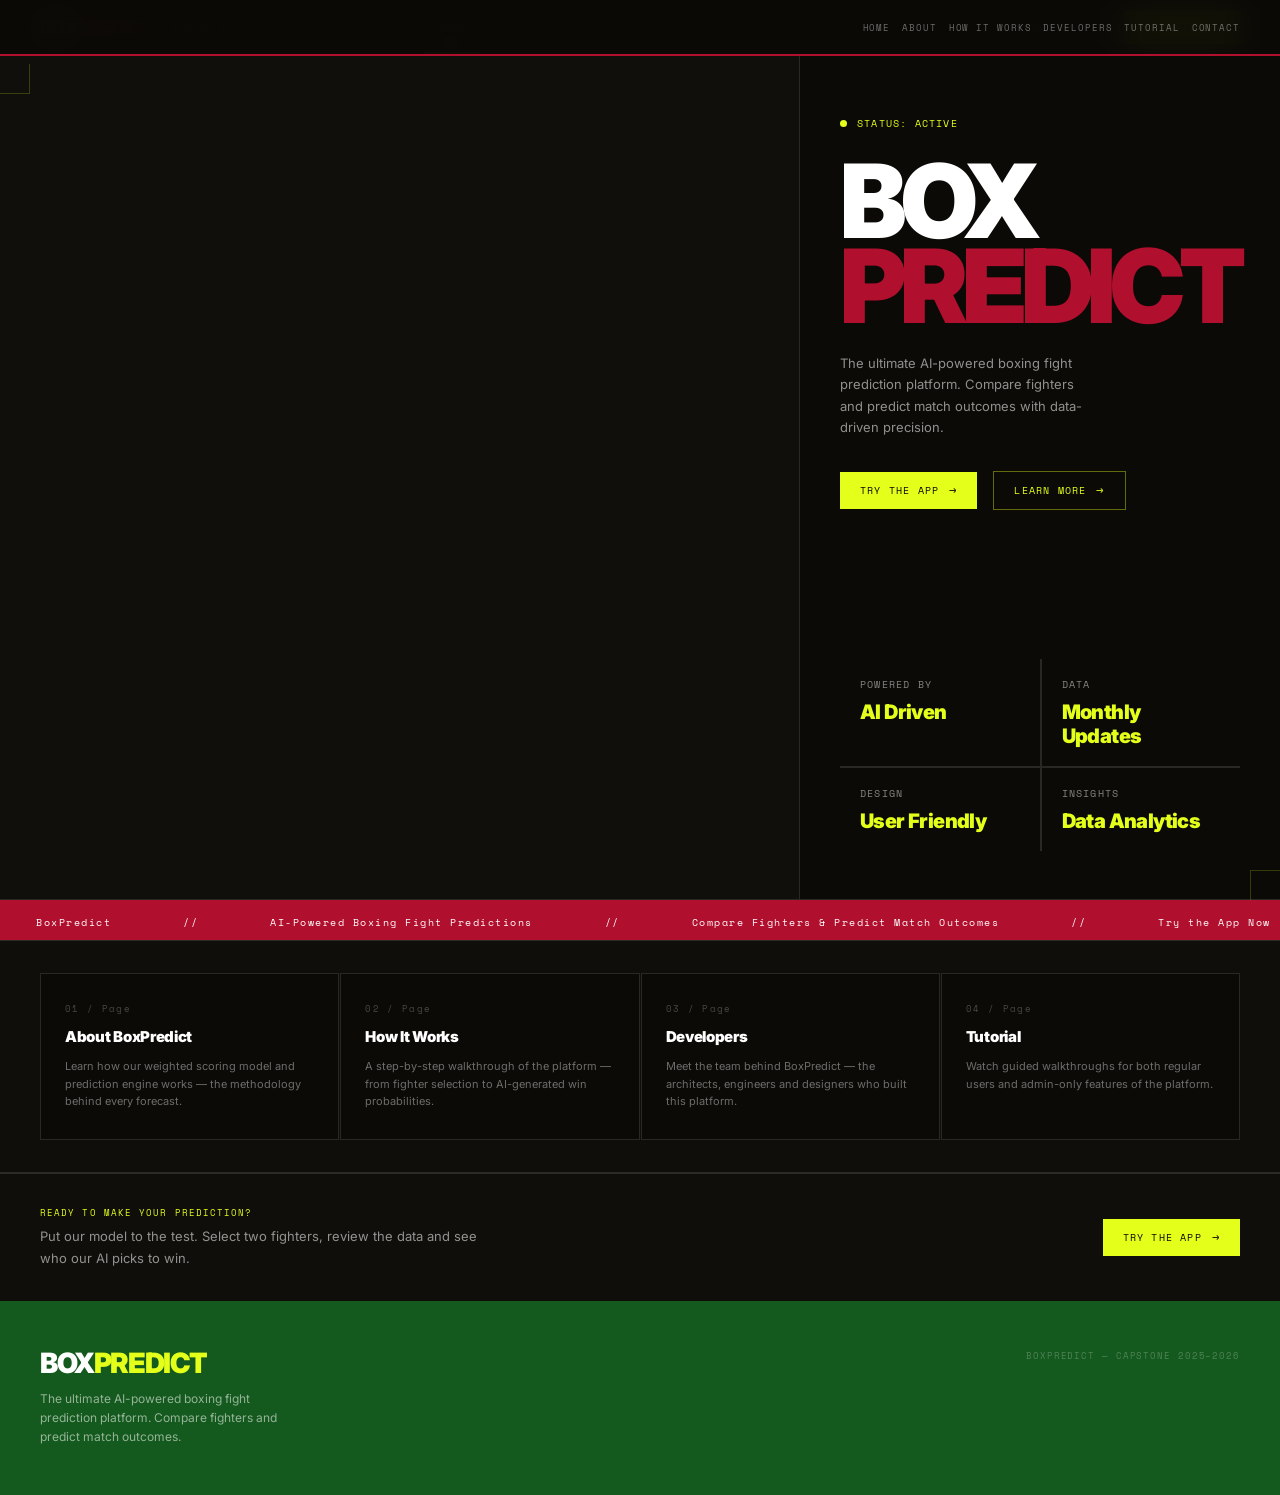
<file: index.html>
<!DOCTYPE html>
<html lang="en">
<head>
<meta charset="UTF-8">
<meta name="viewport" content="width=device-width, initial-scale=1.0">
<title>BoxPredict — AI-Powered Boxing Fight Predictions</title>
<link rel="preconnect" href="https://fonts.googleapis.com">
<link rel="preconnect" href="https://fonts.gstatic.com" crossorigin>
<link href="https://fonts.googleapis.com/css2?family=Inter:wght@400;700;900&family=Space+Mono:wght@400;700&display=swap" rel="stylesheet">
<link rel="stylesheet" href="styles.css">
</head>
<body>

<div class="corn corn-tl"></div>
<div class="corn corn-br"></div>

<nav>
  <div style="display:flex;align-items:center;gap:0;flex-shrink:0;">
    <a class="nav-logo" href="index.html">BOX<em>PREDICT</em></a>
    <span class="nav-brand-label">BoxPredict</span>
  </div>
  <ul class="nav-links">
    <li><a href="index.html" class="active">Home</a></li>
    <li><a href="about.html">About</a></li>
    <li><a href="howitworks.html">How It Works</a></li>
    <li><a href="developers.html">Developers</a></li>
    <li><a href="tutorial.html">Tutorial</a></li>
    
  </ul>
  <div style="display:flex;gap:10px;align-items:center;flex-shrink:0;">
    <button class="nav-contact-btn" onclick="openModal()">Contact Us</button>
    <a href="https://v0-boxing-ai.vercel.app" target="_blank" rel="noopener" class="nav-try">Try the App</a>
  </div>
</nav>

<section id="home">
  <div class="hero-img"><div class="hero-overlay"></div></div>
  <div class="hero-content">
    <div>
      <div class="live-row">
        <div class="live-dot"></div>
        <span class="mono" style="color:var(--volt);">Status: Active</span>
      </div>
      <h1 class="hero-title">BOX<br><em>PREDICT</em></h1>
      <p class="hero-desc">The ultimate AI-powered boxing fight prediction platform. Compare fighters and predict match outcomes with data-driven precision.</p>
      <div class="hero-cta-row">
        <a href="https://v0-boxing-ai.vercel.app" target="_blank" rel="noopener" class="try-app">Try the App</a>
        <a href="about.html" class="try-app-ghost">Learn More</a>
      </div>
    </div>
    <div>
      <div class="stat-grid">
        <div class="stat-box">
          <div class="mono" style="margin-bottom:8px;">Powered By</div>
          <div class="stat-val">AI Driven</div>
        </div>
        <div class="stat-box" style="border-left:1px solid var(--border);">
          <div class="mono" style="margin-bottom:8px;">Data</div>
          <div class="stat-val">Monthly Updates</div>
        </div>
        <div class="stat-box" style="border-top:1px solid var(--border);">
          <div class="mono" style="margin-bottom:8px;">Design</div>
          <div class="stat-val">User Friendly</div>
        </div>
        <div class="stat-box" style="border-left:1px solid var(--border);border-top:1px solid var(--border);">
          <div class="mono" style="margin-bottom:8px;">Insights</div>
          <div class="stat-val">Data Analytics</div>
        </div>
      </div>
    </div>
  </div>
</section>

<div class="ticker">
  <div class="ticker-inner">
    <span>BoxPredict</span><span>//</span><span>AI-Powered Boxing Fight Predictions</span><span>//</span><span>Compare Fighters &amp; Predict Match Outcomes</span><span>//</span><span>Try the App Now</span><span>//</span><span>Capstone 2025–2026</span><span>//</span>
    <span>BoxPredict</span><span>//</span><span>AI-Powered Boxing Fight Predictions</span><span>//</span><span>Compare Fighters &amp; Predict Match Outcomes</span><span>//</span><span>Try the App Now</span><span>//</span><span>Capstone 2025–2026</span><span>//</span>
  </div>
</div>

<div class="page-nav-strip">
  <a href="about.html" class="page-nav-card">
    <div class="pnc-num">01 / Page</div>
    <div class="pnc-title">About BoxPredict</div>
    <div class="pnc-desc">Learn how our weighted scoring model and prediction engine works — the methodology behind every forecast.</div>
  </a>
  <a href="howitworks.html" class="page-nav-card">
    <div class="pnc-num">02 / Page</div>
    <div class="pnc-title">How It Works</div>
    <div class="pnc-desc">A step-by-step walkthrough of the platform — from fighter selection to AI-generated win probabilities.</div>
  </a>
  <a href="developers.html" class="page-nav-card">
    <div class="pnc-num">03 / Page</div>
    <div class="pnc-title">Developers</div>
    <div class="pnc-desc">Meet the team behind BoxPredict — the architects, engineers and designers who built this platform.</div>
  </a>
  <a href="tutorial.html" class="page-nav-card">
    <div class="pnc-num">04 / Page</div>
    <div class="pnc-title">Tutorial</div>
    <div class="pnc-desc">Watch guided walkthroughs for both regular users and admin-only features of the platform.</div>
  </a>
</div>


<div class="about-cta-strip">
  <div>
    <div class="volt-label" style="margin-bottom:6px;">Ready to make your prediction?</div>
    <p class="body-text" style="max-width:440px;">Put our model to the test. Select two fighters, review the data and see who our AI picks to win.</p>
  </div>
  <a href="https://v0-boxing-ai.vercel.app" target="_blank" rel="noopener" class="try-app">Try the App</a>
</div>

<footer>
  <div>
    <div class="foot-logo">BOX<em>PREDICT</em></div>
    <p class="foot-tagline">The ultimate AI-powered boxing fight prediction platform. Compare fighters and predict match outcomes.</p>
  </div>
  <div class="foot-right">
    <nav class="foot-nav">
      <a href="index.html">Home</a>
      <a href="about.html">About</a>
      <a href="howitworks.html">How It Works</a>
      <a href="developers.html">Developers</a>
      <a href="tutorial.html">Tutorial</a>
      <a href="#" onclick="openModal();return false;">Contact</a>
    </nav>
    <p class="foot-copy">BoxPredict — Capstone 2025–2026</p>
  </div>
</footer>

<div class="modal-overlay" id="contactModal" onclick="handleOverlayClick(event)">
  <div class="modal-box">
    <div class="modal-header">
      <div>
        <div class="volt-label" style="margin-bottom:6px;">BoxPredict Team</div>
        <div class="modal-title">Contact Us</div>
      </div>
      <button class="modal-close" onclick="closeModal()">✕</button>
    </div>
    <div class="modal-inner" id="contactFormWrap">
      <div class="modal-body">
        <div class="modal-note">
          <strong>How this works</strong>
          <p>Fill out this form and your message will be sent directly to the BoxPredict team via email. We typically respond within 1–2 business days.</p>
        </div>
        <div class="form-row">
          <div class="form-group"><label>First Name *</label><input type="text" id="fName" placeholder="e.g. John" required></div>
          <div class="form-group"><label>Last Name *</label><input type="text" id="lName" placeholder="e.g. Smith" required></div>
        </div>
        <div class="form-group"><label>Email Address *</label><input type="email" id="fEmail" placeholder="you@example.com" required></div>
        <div class="form-group">
          <label>Reason for Contact</label>
          <select id="fReason">
            <option value="">Select a reason…</option>
            <option>General Enquiry</option><option>Collaboration / Partnership</option><option>Bug Report</option><option>Data / Fighter Request</option><option>Media &amp; Press</option><option>Other</option>
          </select>
        </div>
        <div class="form-group"><label>Message *</label><textarea id="fMessage" rows="5" placeholder="Tell us what's on your mind…" required></textarea></div>
        <button class="form-submit" id="submitBtn" onclick="handleSubmit()">Send Message →</button>
      </div>
      <div class="modal-contact-info">
        <h4>Our Details</h4>
        <div class="contact-info-item">
          <div class="contact-info-icon">📍</div>
          <div><div class="contact-info-label">Location</div><div class="contact-info-value">Kingston, Jamaica</div></div>
        </div>
        <div class="contact-info-item">
          <div class="contact-info-icon">✉️</div>
          <div><div class="contact-info-label">Email</div><div class="contact-info-value">capstoneboxing@gmail.com</div></div>
        </div>
        <div class="contact-info-item">
          <div class="contact-info-icon">🕒</div>
          <div><div class="contact-info-label">Response Hours</div><div class="contact-info-value">Mon – Fri: 9 AM – 6 PM<br>Weekends: Limited</div></div>
        </div>
        <div style="border-top:1px solid var(--border);margin:20px 0;"></div>
        <div class="volt-label" style="margin-bottom:10px;">Response Time</div>
        <p style="font-size:11px;line-height:1.6;color:rgba(254,255,254,.4);">We aim to reply to all enquiries within 1–2 business days. For urgent matters, email us directly at capstoneboxing@gmail.com.</p>
      </div>
    </div>
    <div class="form-success" id="successMsg">
      <div class="form-success-icon">✓</div>
      <h3>Message Sent!</h3>
      <p>Thanks for reaching out. Your message has been sent to the BoxPredict team. We'll be in touch soon.</p>
      <button class="try-app" style="margin-top:12px;" onclick="closeModal()">Close</button>
    </div>
  </div>
</div>

<script>
function openModal(){document.getElementById('contactModal').classList.add('open');document.body.style.overflow='hidden';}
function closeModal(){document.getElementById('contactModal').classList.remove('open');document.body.style.overflow='';setTimeout(()=>{const wrap=document.getElementById('contactFormWrap');wrap.style.display='grid';document.getElementById('successMsg').style.display='none';['fName','fEmail','fMessage'].forEach(id=>document.getElementById(id).value='');document.getElementById('lName').value='';document.getElementById('fReason').value='';const btn=document.getElementById('submitBtn');btn.disabled=false;btn.textContent='Send Message →';},300);}
function handleOverlayClick(e){if(e.target===document.getElementById('contactModal'))closeModal();}
function handleSubmit(){const firstName=document.getElementById('fName').value.trim();const lastName=document.getElementById('lName').value.trim();const email=document.getElementById('fEmail').value.trim();const reason=document.getElementById('fReason').value;const message=document.getElementById('fMessage').value.trim();if(!firstName||!lastName||!email||!message){alert('Please fill in all required fields (marked with *).'); return;}if(!/^[^\s@]+@[^\s@]+\.[^\s@]+$/.test(email)){alert('Please enter a valid email address.');return;}const btn=document.getElementById('submitBtn');btn.disabled=true;btn.textContent='Sending…';const subject=encodeURIComponent('BoxPredict Enquiry'+(reason?' — '+reason:''));const body=encodeURIComponent('Name: '+firstName+' '+lastName+'\nEmail: '+email+'\nReason: '+(reason||'Not specified')+'\n\nMessage:\n'+message);window.location.href='mailto:boxpredict.team@gmail.com?subject='+subject+'&body='+body;setTimeout(()=>{document.getElementById('contactFormWrap').style.display='none';const s=document.getElementById('successMsg');s.style.display='flex';},800);}
document.addEventListener('keydown',e=>{if(e.key==='Escape')closeModal();});
</script>
</body>
</html>
</file>
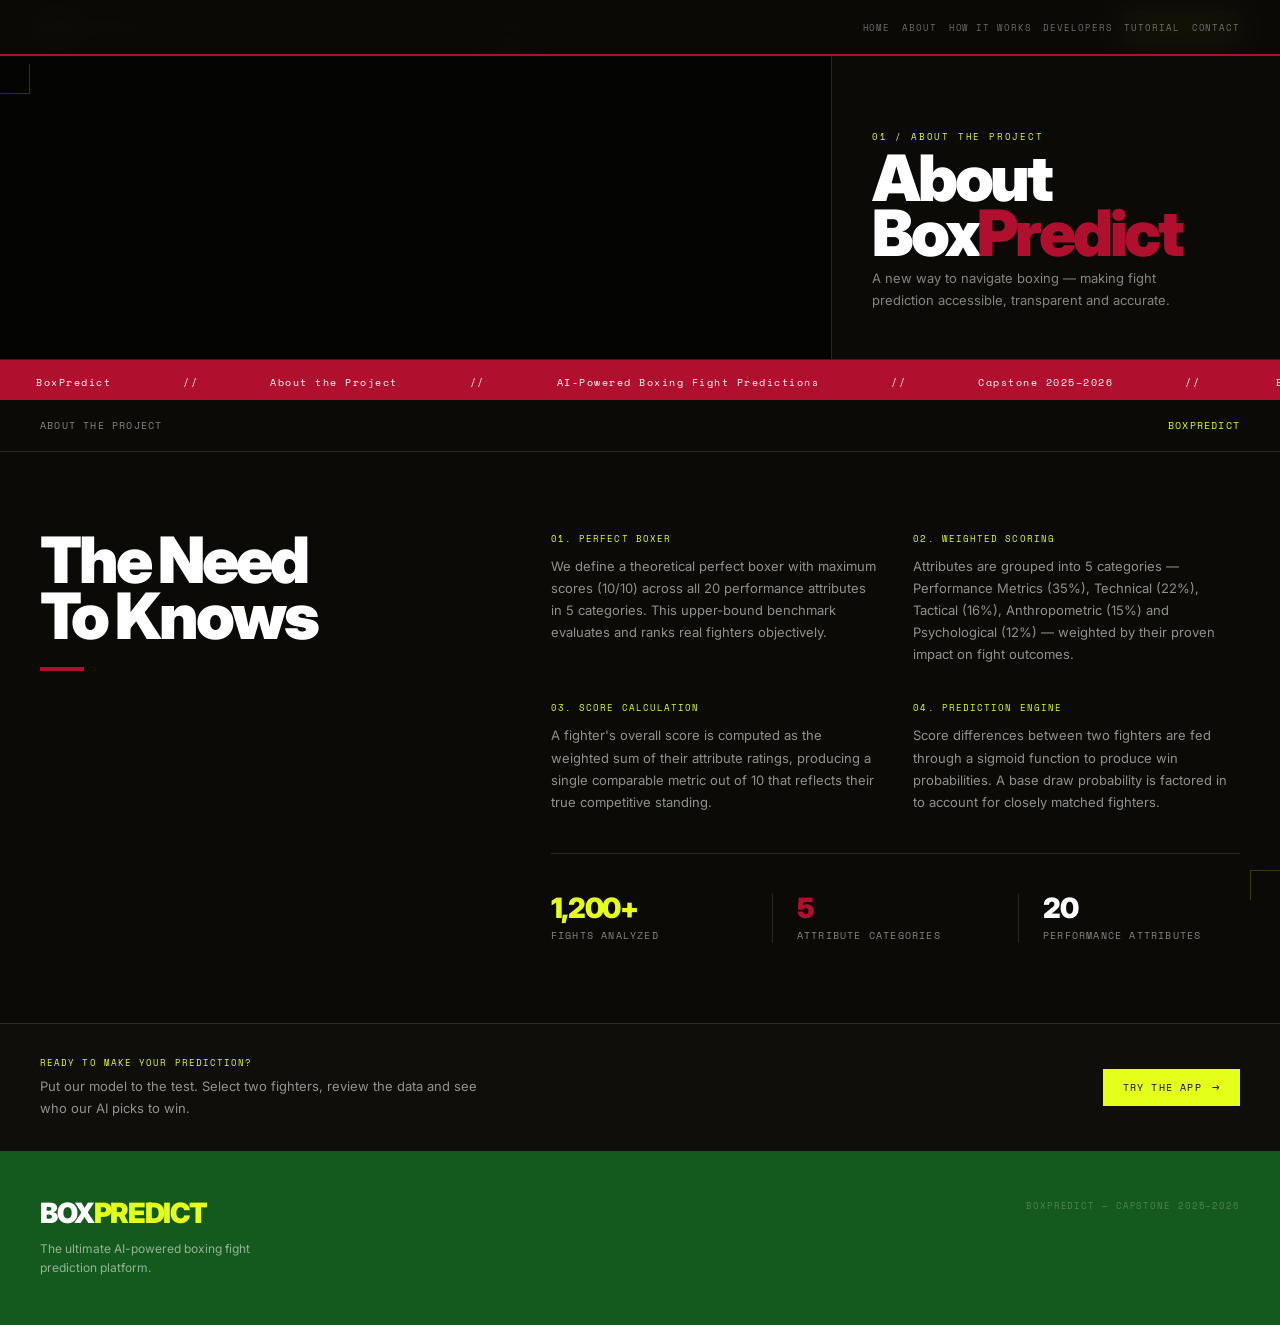
<file: about.html>
<!DOCTYPE html>
<html lang="en">
<head>
<meta charset="UTF-8">
<meta name="viewport" content="width=device-width, initial-scale=1.0">
<title>BoxPredict — About</title>
<link rel="preconnect" href="https://fonts.googleapis.com">
<link rel="preconnect" href="https://fonts.gstatic.com" crossorigin>
<link href="https://fonts.googleapis.com/css2?family=Inter:wght@400;700;900&family=Space+Mono:wght@400;700&display=swap" rel="stylesheet">
<link rel="stylesheet" href="styles.css">
</head>
<body>
<div class="corn corn-tl"></div>
<div class="corn corn-br"></div>

<nav>
  <div style="display:flex;align-items:center;gap:0;flex-shrink:0;">
    <a class="nav-logo" href="index.html">BOX<em>PREDICT</em></a>
    <span class="nav-brand-label">BoxPredict</span>
  </div>
  <ul class="nav-links">
    <li><a href="index.html">Home</a></li>
    <li><a href="about.html" class="active">About</a></li>
    <li><a href="howitworks.html">How It Works</a></li>
    <li><a href="developers.html">Developers</a></li>
    <li><a href="tutorial.html">Tutorial</a></li>
  </ul>
  <div style="display:flex;gap:10px;align-items:center;flex-shrink:0;">
    <button class="nav-contact-btn" onclick="openModal()">Contact Us</button>
    <a href="https://v0-boxing-ai.vercel.app" target="_blank" rel="noopener" class="nav-try">Try the App</a>
  </div>
</nav>

<div class="page-hero">
  <div class="page-hero-img" style="background-position:center 30%"><div class="page-hero-overlay"></div></div>
  <div class="page-hero-content">
    <div>
      <div class="page-eyebrow">01 / About the Project</div>
      <h1 class="page-title">About<br>Box<em>Predict</em></h1>
      <p class="page-subtitle">A new way to navigate boxing — making fight prediction accessible, transparent and accurate.</p>
    </div>
  </div>
</div>

<div class="ticker">
  <div class="ticker-inner">
    <span>BoxPredict</span><span>//</span><span>About the Project</span><span>//</span><span>AI-Powered Boxing Fight Predictions</span><span>//</span><span>Capstone 2025–2026</span><span>//</span>
    <span>BoxPredict</span><span>//</span><span>About the Project</span><span>//</span><span>AI-Powered Boxing Fight Predictions</span><span>//</span><span>Capstone 2025–2026</span><span>//</span>
  </div>
</div>

<section id="about">
  <div class="sec-header">
    <span class="mono">About the Project</span>
    <span class="mono" style="color:var(--volt);">BoxPredict</span>
  </div>
  <div class="about-grid">
    <div>
      <h2 class="sec-title-lg">The Need<br>To Knows</h2>
      <div class="red-bar"></div>
    </div>
    <div>
      <div class="about-cols">
        <div>
          <div class="volt-label">01. Perfect Boxer</div>
          <p class="body-text">We define a theoretical perfect boxer with maximum scores (10/10) across all 20 performance attributes in 5 categories. This upper-bound benchmark evaluates and ranks real fighters objectively.</p>
        </div>
        <div>
          <div class="volt-label">02. Weighted Scoring</div>
          <p class="body-text">Attributes are grouped into 5 categories — Performance Metrics (35%), Technical (22%), Tactical (16%), Anthropometric (15%) and Psychological (12%) — weighted by their proven impact on fight outcomes.</p>
        </div>
        <div>
          <div class="volt-label">03. Score Calculation</div>
          <p class="body-text">A fighter's overall score is computed as the weighted sum of their attribute ratings, producing a single comparable metric out of 10 that reflects their true competitive standing.</p>
        </div>
        <div>
          <div class="volt-label">04. Prediction Engine</div>
          <p class="body-text">Score differences between two fighters are fed through a sigmoid function to produce win probabilities. A base draw probability is factored in to account for closely matched fighters.</p>
        </div>
      </div>
      <div class="about-stat-row">
        <div class="about-stat">
          <div class="about-stat-val" style="color:var(--volt);">1,200+</div>
          <div class="mono">Fights Analyzed</div>
        </div>
        <div class="about-stat">
          <div class="about-stat-val" style="color:var(--crimson);">5</div>
          <div class="mono">Attribute Categories</div>
        </div>
        <div class="about-stat">
          <div class="about-stat-val">20</div>
          <div class="mono">Performance Attributes</div>
        </div>
      </div>
    </div>
  </div>
</section>


<div class="about-cta-strip">
  <div>
    <div class="volt-label" style="margin-bottom:6px;">Ready to make your prediction?</div>
    <p class="body-text" style="max-width:440px;">Put our model to the test. Select two fighters, review the data and see who our AI picks to win.</p>
  </div>
  <a href="https://v0-boxing-ai.vercel.app" target="_blank" rel="noopener" class="try-app">Try the App</a>
</div>

<footer>
  <div>
    <div class="foot-logo">BOX<em>PREDICT</em></div>
    <p class="foot-tagline">The ultimate AI-powered boxing fight prediction platform.</p>
  </div>
  <div class="foot-right">
    <nav class="foot-nav">
      <a href="index.html">Home</a><a href="about.html">About</a><a href="howitworks.html">How It Works</a><a href="developers.html">Developers</a><a href="tutorial.html">Tutorial</a><a href="#" onclick="openModal();return false;">Contact</a>
    </nav>
    <p class="foot-copy">BoxPredict — Capstone 2025–2026</p>
  </div>
</footer>

<div class="modal-overlay" id="contactModal" onclick="handleOverlayClick(event)">
  <div class="modal-box">
    <div class="modal-header">
      <div><div class="volt-label" style="margin-bottom:6px;">BoxPredict Team</div><div class="modal-title">Contact Us</div></div>
      <button class="modal-close" onclick="closeModal()">✕</button>
    </div>
    <div class="modal-inner" id="contactFormWrap">
      <div class="modal-body">
        <div class="modal-note"><strong>How this works</strong><p>Fill out this form and your message will be sent directly to the BoxPredict team via email. We typically respond within 1–2 business days.</p></div>
        <div class="form-row">
          <div class="form-group"><label>First Name *</label><input type="text" id="fName" placeholder="e.g. John" required></div>
          <div class="form-group"><label>Last Name *</label><input type="text" id="lName" placeholder="e.g. Smith" required></div>
        </div>
        <div class="form-group"><label>Email Address *</label><input type="email" id="fEmail" placeholder="you@example.com" required></div>
        <div class="form-group"><label>Reason for Contact</label><select id="fReason"><option value="">Select a reason…</option><option>General Enquiry</option><option>Collaboration / Partnership</option><option>Bug Report</option><option>Data / Fighter Request</option><option>Media &amp; Press</option><option>Other</option></select></div>
        <div class="form-group"><label>Message *</label><textarea id="fMessage" rows="5" placeholder="Tell us what's on your mind…" required></textarea></div>
        <button class="form-submit" id="submitBtn" onclick="handleSubmit()">Send Message →</button>
      </div>
      <div class="modal-contact-info">
        <h4>Our Details</h4>
        <div class="contact-info-item"><div class="contact-info-icon">📍</div><div><div class="contact-info-label">Location</div><div class="contact-info-value">Kingston, Jamaica</div></div></div>
        <div class="contact-info-item"><div class="contact-info-icon">✉️</div><div><div class="contact-info-label">Email</div><div class="contact-info-value">capstoneboxing@gmail.com</div></div></div>
        <div style="border-top:1px solid var(--border);margin:20px 0;"></div>
    </div>
    <div class="form-success" id="successMsg"><div class="form-success-icon">✓</div><h3>Message Sent!</h3><p>Thanks for reaching out. We'll be in touch soon.</p><button class="try-app" style="margin-top:12px;" onclick="closeModal()">Close</button></div>
  </div>
</div>

<script>
function openModal(){document.getElementById('contactModal').classList.add('open');document.body.style.overflow='hidden';}
function closeModal(){document.getElementById('contactModal').classList.remove('open');document.body.style.overflow='';setTimeout(()=>{const wrap=document.getElementById('contactFormWrap');wrap.style.display='grid';document.getElementById('successMsg').style.display='none';['fName','fEmail','fMessage'].forEach(id=>document.getElementById(id).value='');document.getElementById('lName').value='';document.getElementById('fReason').value='';const btn=document.getElementById('submitBtn');btn.disabled=false;btn.textContent='Send Message →';},300);}
function handleOverlayClick(e){if(e.target===document.getElementById('contactModal'))closeModal();}
function handleSubmit(){const firstName=document.getElementById('fName').value.trim();const lastName=document.getElementById('lName').value.trim();const email=document.getElementById('fEmail').value.trim();const reason=document.getElementById('fReason').value;const message=document.getElementById('fMessage').value.trim();if(!firstName||!lastName||!email||!message){alert('Please fill in all required fields (marked with *).'); return;}if(!/^[^\s@]+@[^\s@]+\.[^\s@]+$/.test(email)){alert('Please enter a valid email address.');return;}const btn=document.getElementById('submitBtn');btn.disabled=true;btn.textContent='Sending…';const subject=encodeURIComponent('BoxPredict Enquiry'+(reason?' — '+reason:''));const body=encodeURIComponent('Name: '+firstName+' '+lastName+'\nEmail: '+email+'\nReason: '+(reason||'Not specified')+'\n\nMessage:\n'+message);window.location.href='mailto:boxpredict.team@gmail.com?subject='+subject+'&body='+body;setTimeout(()=>{document.getElementById('contactFormWrap').style.display='none';const s=document.getElementById('successMsg');s.style.display='flex';},800);}
document.addEventListener('keydown',e=>{if(e.key==='Escape')closeModal();});
</script>
</body>
</html>
</file>
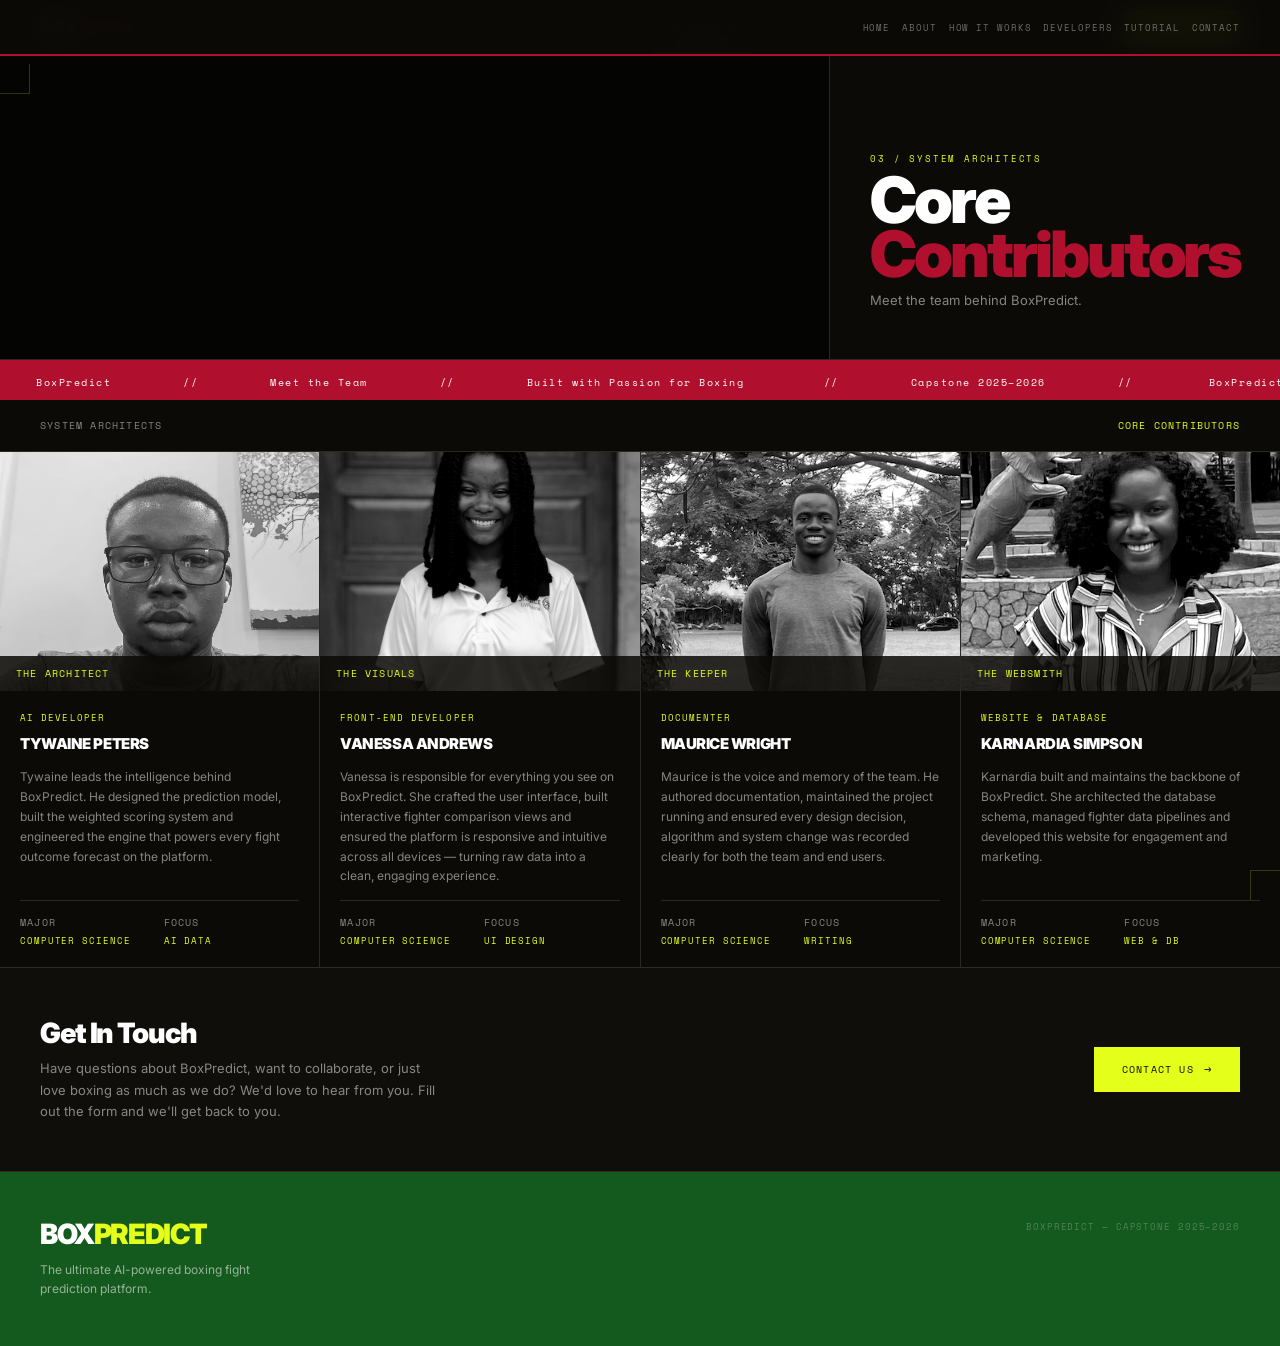
<file: developers.html>
<!DOCTYPE html>
<html lang="en">
<head>
<meta charset="UTF-8">
<meta name="viewport" content="width=device-width, initial-scale=1.0">
<title>BoxPredict — Developers</title>
<link rel="preconnect" href="https://fonts.googleapis.com">
<link rel="preconnect" href="https://fonts.gstatic.com" crossorigin>
<link href="https://fonts.googleapis.com/css2?family=Inter:wght@400;700;900&family=Space+Mono:wght@400;700&display=swap" rel="stylesheet">
<link rel="stylesheet" href="styles.css">
</head>
<body>
<div class="corn corn-tl"></div>
<div class="corn corn-br"></div>

<nav>
  <div style="display:flex;align-items:center;gap:0;flex-shrink:0;">
    <a class="nav-logo" href="index.html">BOX<em>PREDICT</em></a>
    <span class="nav-brand-label">BoxPredict</span>
  </div>
  <ul class="nav-links">
    <li><a href="index.html">Home</a></li>
    <li><a href="about.html">About</a></li>
    <li><a href="howitworks.html">How It Works</a></li>
    <li><a href="developers.html" class="active">Developers</a></li>
    <li><a href="tutorial.html">Tutorial</a></li>
    
  </ul>
  <div style="display:flex;gap:10px;align-items:center;flex-shrink:0;">
    <button class="nav-contact-btn" onclick="openModal()">Contact Us</button>
    <a href="https://v0-boxing-ai.vercel.app" target="_blank" rel="noopener" class="nav-try">Try the App</a>
  </div>
</nav>

<div class="page-hero">
  <div class="page-hero-img" style="background-position:center 40%"><div class="page-hero-overlay"></div></div>
  <div class="page-hero-content">
    <div>
      <div class="page-eyebrow">03 / System Architects</div>
      <h1 class="page-title">Core<br><em>Contributors</em></h1>
      <p class="page-subtitle">Meet the team behind BoxPredict.</p>
    </div>
  </div>
</div>

<div class="ticker">
  <div class="ticker-inner">
    <span>BoxPredict</span><span>//</span><span>Meet the Team</span><span>//</span><span>Built with Passion for Boxing </span><span>//</span><span>Capstone 2025–2026</span><span>//</span>
    <span>BoxPredict</span><span>//</span><span>Meet the Team</span><span>//</span><span>Built with Passion for Boxing </span><span>//</span><span>Capstone 2025–2026</span><span>//</span>
  </div>
</div>

<section id="developers">
  <div class="sec-header">
    <span class="mono">System Architects</span>
    <span class="mono" style="color:var(--volt);">Core Contributors</span>
  </div>
  <div class="dev-grid">
    <div class="dev-card">
      <div class="dev-photo-wrap">
        <img src="Tywaine.jpg" alt="Tywaine Peters">
        <div class="dev-photo-badge"><span class="mono" style="color:var(--volt);">The Architect</span></div>
      </div>
      <div class="dev-info">
        <div class="volt-label">AI Developer</div>
        <div class="dev-name">Tywaine Peters</div>
        <p class="dev-bio">Tywaine leads the intelligence behind BoxPredict. He designed the prediction model, built the weighted scoring system and engineered the engine that powers every fight outcome forecast on the platform.</p>
        <div class="dev-stats">
          <div><div class="mono" style="margin-bottom:4px;">Major</div><div class="dev-sv">Computer Science</div></div>
          <div><div class="mono" style="margin-bottom:4px;">Focus</div><div class="dev-sv">AI Data</div></div>
        </div>
      </div>
    </div>
    <div class="dev-card">
      <div class="dev-photo-wrap">
        <img src="Vanessa.jpg" alt="Vanessa Andrews">
        <div class="dev-photo-badge"><span class="mono" style="color:var(--volt);">The Visuals</span></div>
      </div>
      <div class="dev-info">
        <div class="volt-label">Front-End Developer</div>
        <div class="dev-name">Vanessa Andrews</div>
        <p class="dev-bio">Vanessa is responsible for everything you see on BoxPredict. She crafted the user interface, built interactive fighter comparison views and ensured the platform is responsive and intuitive across all devices — turning raw data into a clean, engaging experience.</p>
        <div class="dev-stats">
          <div><div class="mono" style="margin-bottom:4px;">Major</div><div class="dev-sv">Computer Science</div></div>
          <div><div class="mono" style="margin-bottom:4px;">Focus</div><div class="dev-sv">UI Design</div></div>
        </div>
      </div>
    </div>
    <div class="dev-card">
      <div class="dev-photo-wrap">
        <img src="Maurice.png" alt="Maurice Wright">
        <div class="dev-photo-badge"><span class="mono" style="color:var(--volt);">The Keeper</span></div>
      </div>
      <div class="dev-info">
        <div class="volt-label">Documenter</div>
        <div class="dev-name">Maurice Wright</div>
        <p class="dev-bio">Maurice is the voice and memory of the team. He authored documentation, maintained the project running and ensured every design decision, algorithm and system change was recorded clearly for both the team and end users.</p>
        <div class="dev-stats">
          <div><div class="mono" style="margin-bottom:4px;">Major</div><div class="dev-sv">Computer Science</div></div>
          <div><div class="mono" style="margin-bottom:4px;">Focus</div><div class="dev-sv">Writing</div></div>
        </div>
      </div>
    </div>
    <div class="dev-card">
      <div class="dev-photo-wrap">
        <img src="Karnardia.png" alt="Karnardia Simpson">
        <div class="dev-photo-badge"><span class="mono" style="color:var(--volt);">The Websmith</span></div>
      </div>
      <div class="dev-info">
        <div class="volt-label">Website &amp; Database</div>
        <div class="dev-name">Karnardia Simpson</div>
        <p class="dev-bio">Karnardia built and maintains the backbone of BoxPredict. She architected the database schema, managed fighter data pipelines and developed this website for engagement and marketing.</p>
        <div class="dev-stats">
          <div><div class="mono" style="margin-bottom:4px;">Major</div><div class="dev-sv">Computer Science</div></div>
          <div><div class="mono" style="margin-bottom:4px;">Focus</div><div class="dev-sv">Web &amp; DB</div></div>
        </div>
      </div>
    </div>
  </div>

  <div id="contact-strip">
    <div class="contact-strip-text">
      <h3>Get In Touch</h3>
      <p>Have questions about BoxPredict, want to collaborate, or just love boxing as much as we do? We'd love to hear from you. Fill out the form and we'll get back to you.</p>
    </div>
    <button class="contact-btn-main" onclick="openModal()">Contact Us</button>
  </div>
</section>

<footer>
  <div>
    <div class="foot-logo">BOX<em>PREDICT</em></div>
    <p class="foot-tagline">The ultimate AI-powered boxing fight prediction platform.</p>
  </div>
  <div class="foot-right">
    <nav class="foot-nav">
      <a href="index.html">Home</a><a href="about.html">About</a><a href="howitworks.html">How It Works</a><a href="developers.html">Developers</a><a href="tutorial.html">Tutorial</a><a href="#" onclick="openModal();return false;">Contact</a>
    </nav>
    <p class="foot-copy">BoxPredict — Capstone 2025–2026</p>
  </div>
</footer>

<div class="modal-overlay" id="contactModal" onclick="handleOverlayClick(event)">
  <div class="modal-box">
    <div class="modal-header">
      <div><div class="volt-label" style="margin-bottom:6px;">BoxPredict Team</div><div class="modal-title">Contact Us</div></div>
      <button class="modal-close" onclick="closeModal()">✕</button>
    </div>
    <div class="modal-inner" id="contactFormWrap">
      <div class="modal-body">
        <div class="modal-note"><strong>How this works</strong><p>Fill out this form and your message will be sent directly to the BoxPredict team via email.</p></div>
        <div class="form-row">
          <div class="form-group"><label>First Name *</label><input type="text" id="fName" placeholder="e.g. John" required></div>
          <div class="form-group"><label>Last Name *</label><input type="text" id="lName" placeholder="e.g. Smith" required></div>
        </div>
        <div class="form-group"><label>Email Address *</label><input type="email" id="fEmail" placeholder="you@example.com" required></div>
        <div class="form-group"><label>Reason for Contact</label><select id="fReason"><option value="">Select a reason…</option><option>General Enquiry</option><option>Collaboration / Partnership</option><option>Bug Report</option><option>Data / Fighter Request</option><option>Media &amp; Press</option><option>Other</option></select></div>
        <div class="form-group"><label>Message *</label><textarea id="fMessage" rows="5" placeholder="Tell us what's on your mind…" required></textarea></div>
        <button class="form-submit" id="submitBtn" onclick="handleSubmit()">Send Message →</button>
      </div>
      <div class="modal-contact-info">
        <h4>Our Details</h4>
        <div class="contact-info-item"><div class="contact-info-icon">📍</div><div><div class="contact-info-label">Location</div><div class="contact-info-value">Kingston, Jamaica</div></div></div>
        <div class="contact-info-item"><div class="contact-info-icon">✉️</div><div><div class="contact-info-label">Email</div><div class="contact-info-value">capstoneboxing@gmail.com</div></div></div>
        <div class="contact-info-item"><div class="contact-info-icon">🕒</div><div><div class="contact-info-label">Response Hours</div><div class="contact-info-value">Mon – Fri: 9 AM – 6 PM<br>Weekends: Limited</div></div></div>
        <div style="border-top:1px solid var(--border);margin:20px 0;"></div>
        <div class="volt-label" style="margin-bottom:10px;">Response Time</div>
        <p style="font-size:11px;line-height:1.6;color:rgba(254,255,254,.4);">We aim to reply within 1–2 business days.</p>
      </div>
    </div>
    <div class="form-success" id="successMsg"><div class="form-success-icon">✓</div><h3>Message Sent!</h3><p>Thanks for reaching out. We'll be in touch soon.</p><button class="try-app" style="margin-top:12px;" onclick="closeModal()">Close</button></div>
  </div>
</div>

<script>
function openModal(){document.getElementById('contactModal').classList.add('open');document.body.style.overflow='hidden';}
function closeModal(){document.getElementById('contactModal').classList.remove('open');document.body.style.overflow='';setTimeout(()=>{const wrap=document.getElementById('contactFormWrap');wrap.style.display='grid';document.getElementById('successMsg').style.display='none';['fName','fEmail','fMessage'].forEach(id=>document.getElementById(id).value='');document.getElementById('lName').value='';document.getElementById('fReason').value='';const btn=document.getElementById('submitBtn');btn.disabled=false;btn.textContent='Send Message →';},300);}
function handleOverlayClick(e){if(e.target===document.getElementById('contactModal'))closeModal();}
function handleSubmit(){const firstName=document.getElementById('fName').value.trim();const lastName=document.getElementById('lName').value.trim();const email=document.getElementById('fEmail').value.trim();const reason=document.getElementById('fReason').value;const message=document.getElementById('fMessage').value.trim();if(!firstName||!lastName||!email||!message){alert('Please fill in all required fields (marked with *).'); return;}if(!/^[^\s@]+@[^\s@]+\.[^\s@]+$/.test(email)){alert('Please enter a valid email address.');return;}const btn=document.getElementById('submitBtn');btn.disabled=true;btn.textContent='Sending…';const subject=encodeURIComponent('BoxPredict Enquiry'+(reason?' — '+reason:''));const body=encodeURIComponent('Name: '+firstName+' '+lastName+'\nEmail: '+email+'\nReason: '+(reason||'Not specified')+'\n\nMessage:\n'+message);window.location.href='mailto:boxpredict.team@gmail.com?subject='+subject+'&body='+body;setTimeout(()=>{document.getElementById('contactFormWrap').style.display='none';const s=document.getElementById('successMsg');s.style.display='flex';},800);}
document.addEventListener('keydown',e=>{if(e.key==='Escape')closeModal();});
</script>
</body>
</html>
</file>
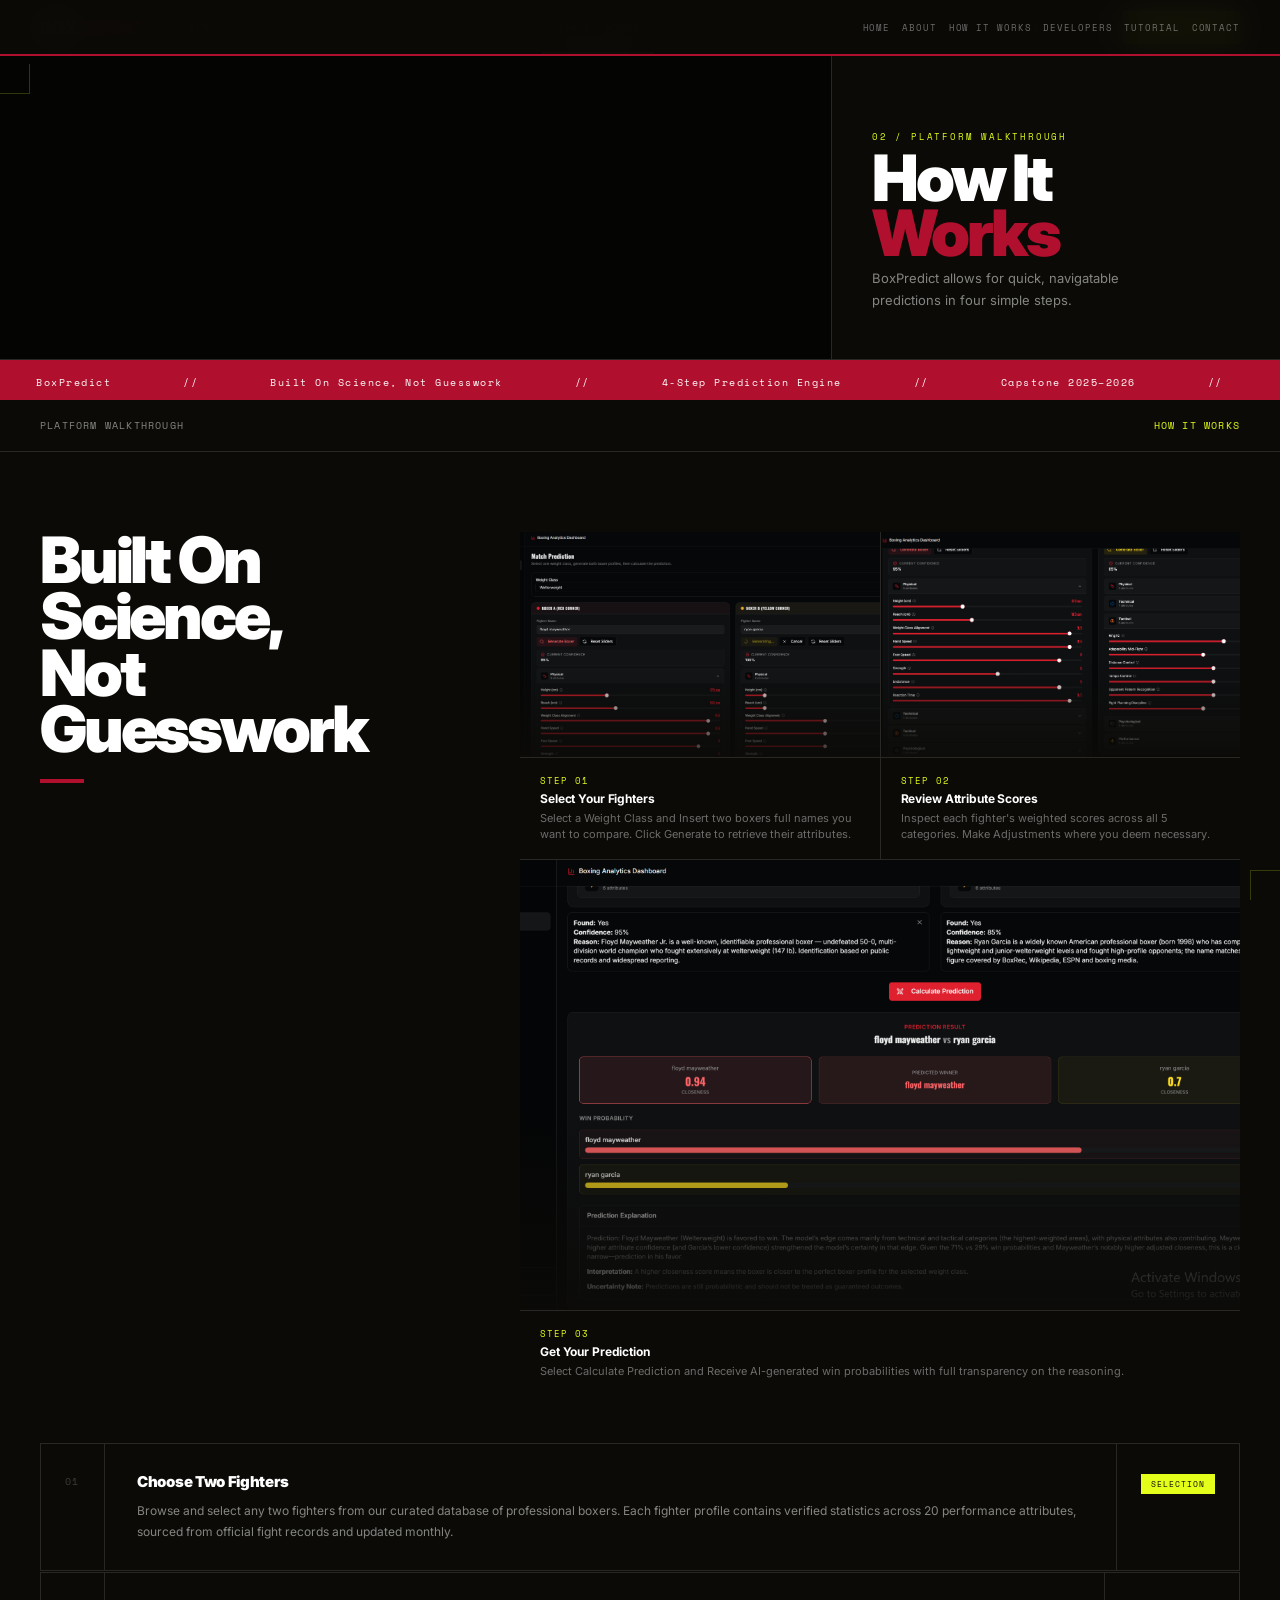
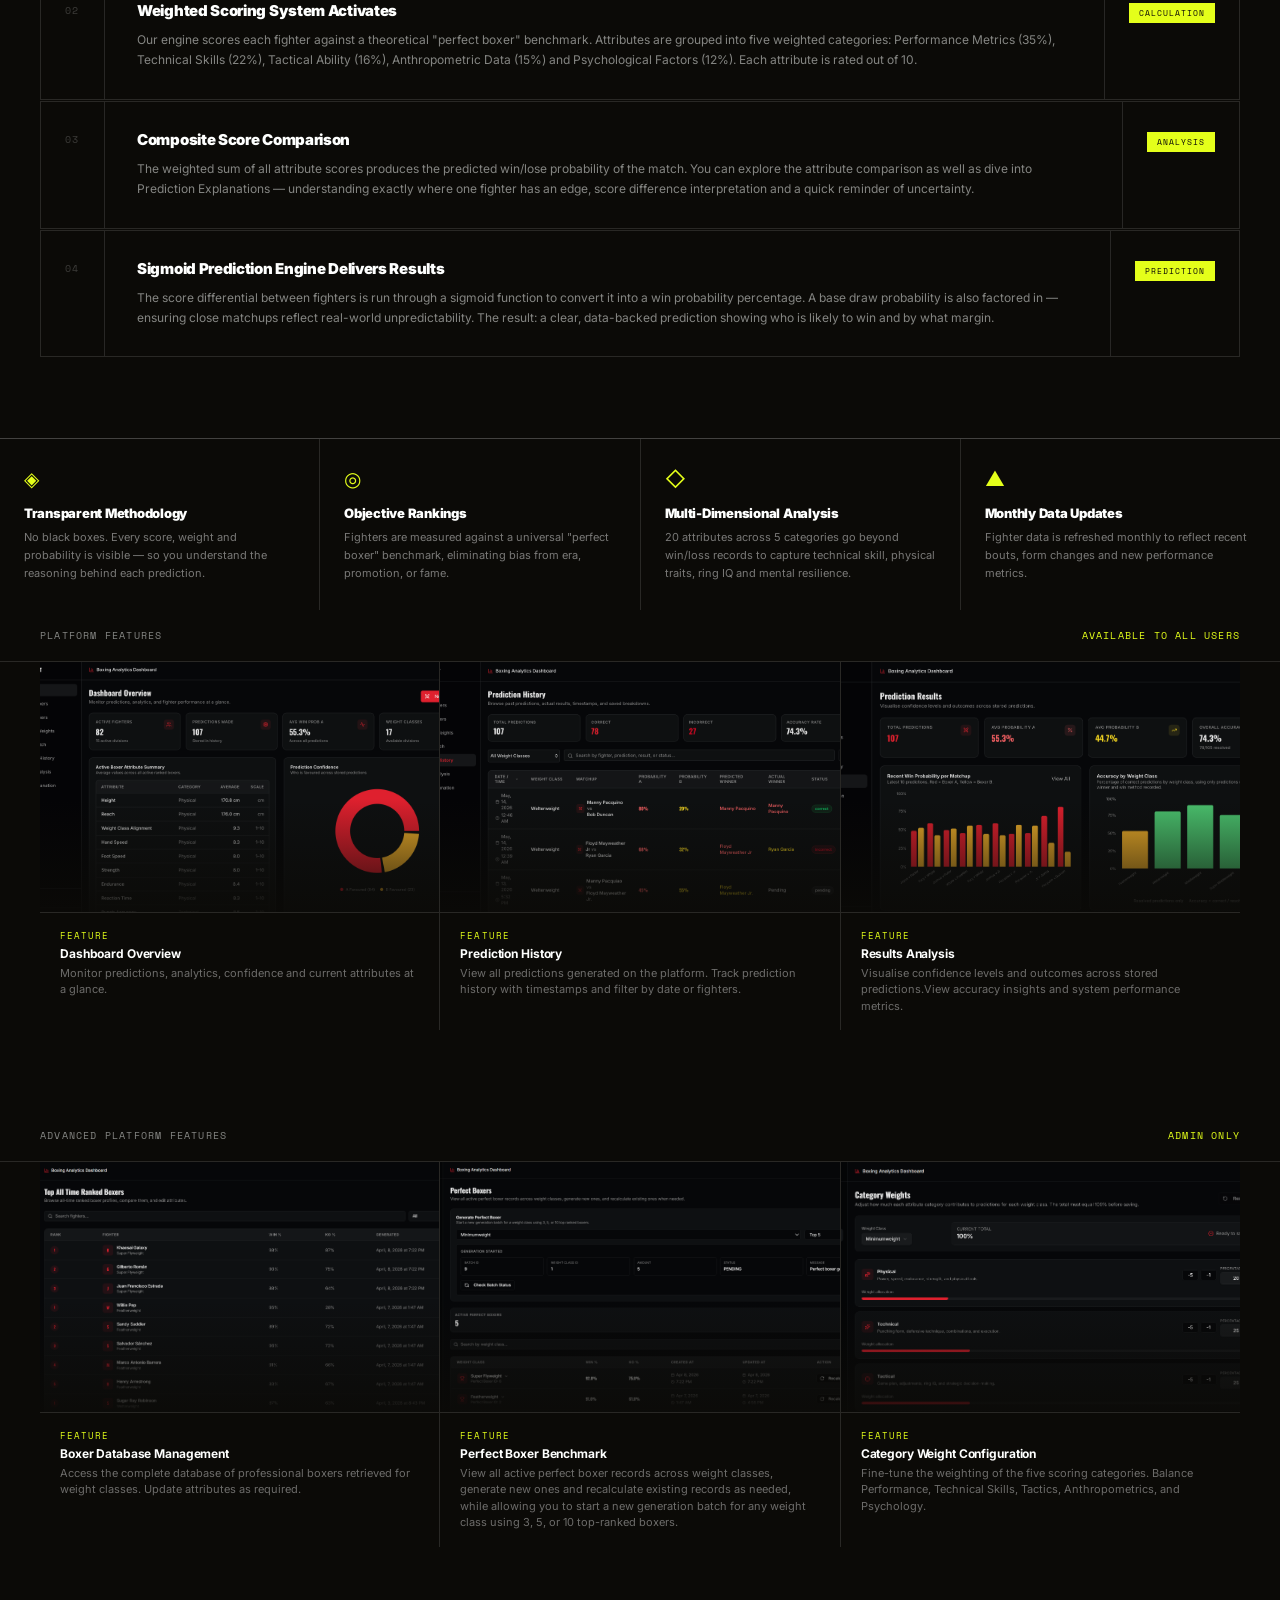
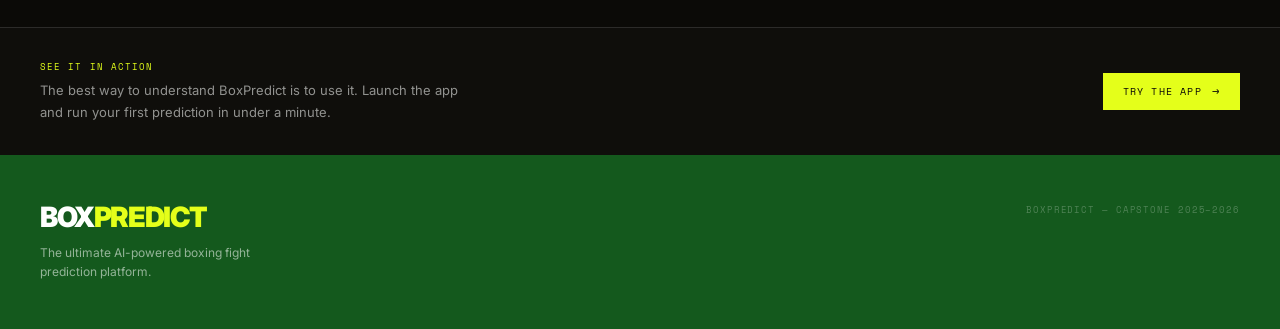
<file: howitworks.html>
<!DOCTYPE html>
<html lang="en">
<head>
<meta charset="UTF-8">
<meta name="viewport" content="width=device-width, initial-scale=1.0">
<title>BoxPredict — How It Works</title>
<link rel="preconnect" href="https://fonts.googleapis.com">
<link rel="preconnect" href="https://fonts.gstatic.com" crossorigin>
<link href="https://fonts.googleapis.com/css2?family=Inter:wght@400;700;900&family=Space+Mono:wght@400;700&display=swap" rel="stylesheet">
<link rel="stylesheet" href="styles.css">
</head>
<body>
<div class="corn corn-tl"></div>
<div class="corn corn-br"></div>

<nav>
  <div style="display:flex;align-items:center;gap:0;flex-shrink:0;">
    <a class="nav-logo" href="index.html">BOX<em>PREDICT</em></a>
    <span class="nav-brand-label">BoxPredict</span>
  </div>
  <ul class="nav-links">
    <li><a href="index.html">Home</a></li>
    <li><a href="about.html">About</a></li>
    <li><a href="howitworks.html" class="active">How It Works</a></li>
    <li><a href="developers.html">Developers</a></li>
    <li><a href="tutorial.html">Tutorial</a></li>
    
  </ul>
  <div style="display:flex;gap:10px;align-items:center;flex-shrink:0;">
    <button class="nav-contact-btn" onclick="openModal()">Contact Us</button>
    <a href="https://v0-boxing-ai.vercel.app" target="_blank" rel="noopener" class="nav-try">Try the App</a>
  </div>
</nav>

<div class="page-hero">
  <div class="page-hero-img" style="background-position:center 60%"><div class="page-hero-overlay"></div></div>
  <div class="page-hero-content">
    <div>
      <div class="page-eyebrow">02 / Platform Walkthrough</div>
      <h1 class="page-title">How It<br><em>Works</em></h1>
      <p class="page-subtitle">BoxPredict allows for quick, navigatable predictions in four simple steps.</p>
    </div>
  </div>
</div>

<div class="ticker">
  <div class="ticker-inner">
    <span>BoxPredict</span><span>//</span><span>Built On Science, Not Guesswork</span><span>//</span><span>4-Step Prediction Engine</span><span>//</span><span>Capstone 2025–2026</span><span>//</span>
    <span>BoxPredict</span><span>//</span><span>Built On Science, Not Guesswork</span><span>//</span><span>4-Step Prediction Engine</span><span>//</span><span>Capstone 2025–2026</span><span>//</span>
  </div>
</div>

<section id="how-it-works">
  <div class="sec-header">
    <span class="mono">Platform Walkthrough</span>
    <span class="mono" style="color:var(--volt);">How It Works</span>
  </div>

  <div class="hiw-intro">
    <div>
      <h2 class="sec-title-lg">Built On<br>Science,<br>Not<br>Guesswork</h2>
      <div class="red-bar"></div>
    </div>
    <div>
      <div class="hiw-screens">
        <div class="hiw-screen-card">
          <div class="hiw-screen-img-wrap">
            <img src="MatchPrediction.png" alt="Step 1 — Select Your Fighters">
            <div class="hiw-screen-overlay"></div>
          </div>
          <div class="hiw-screen-label">
            <div class="volt-label" style="margin-bottom:4px;">Step 01</div>
            <div style="font-size:12px;font-weight:700;letter-spacing:-.01em;">Select Your Fighters</div>
            <p style="font-size:11px;color:rgba(254,255,254,.4);margin-top:4px;line-height:1.5;">Select a Weight Class and Insert two boxers full names you want to compare. Click Generate to retrieve their attributes.</p>
          </div>
        </div>
        <div class="hiw-screen-card">
          <div class="hiw-screen-img-wrap">
            <img src="AttributeScore.png" alt="Step 2 — Review Attribute Scores">
            <div class="hiw-screen-overlay"></div>
          </div>
          <div class="hiw-screen-label">
            <div class="volt-label" style="margin-bottom:4px;">Step 02</div>
            <div style="font-size:12px;font-weight:700;letter-spacing:-.01em;">Review Attribute Scores</div>
            <p style="font-size:11px;color:rgba(254,255,254,.4);margin-top:4px;line-height:1.5;">Inspect each fighter's weighted scores across all 5 categories. Make Adjustments where you deem necessary.</p>
          </div>
        </div>
        <div class="hiw-screen-card">
          <div class="hiw-screen-img-wrap">
            <img src="GetPrediction.png" alt="Step 3 — Get Your Prediction">
            <div class="hiw-screen-overlay"></div>
          </div>
          <div class="hiw-screen-label">
            <div class="volt-label" style="margin-bottom:4px;">Step 03</div>
            <div style="font-size:12px;font-weight:700;letter-spacing:-.01em;">Get Your Prediction</div>
            <p style="font-size:11px;color:rgba(254,255,254,.4);margin-top:4px;line-height:1.5;">Select Calculate Prediction and Receive AI-generated win probabilities with full transparency on the reasoning.</p>
          </div>
        </div>
      </div>
    </div>
  </div>

  <div class="hiw-steps">
    <div class="hiw-step">
      <div class="hiw-step-num">01</div>
      <div class="hiw-step-body">
        <div class="hiw-step-title">Choose Two Fighters</div>
        <p class="hiw-step-desc">Browse and select any two fighters from our curated database of professional boxers. Each fighter profile contains verified statistics across 20 performance attributes, sourced from official fight records and updated monthly.</p>
      </div>
      <div class="hiw-step-tag"><span class="hiw-tag-pill">Selection</span></div>
    </div>
    <div class="hiw-step">
      <div class="hiw-step-num">02</div>
      <div class="hiw-step-body">
        <div class="hiw-step-title">Weighted Scoring System Activates</div>
        <p class="hiw-step-desc">Our engine scores each fighter against a theoretical "perfect boxer" benchmark. Attributes are grouped into five weighted categories: Performance Metrics (35%), Technical Skills (22%), Tactical Ability (16%), Anthropometric Data (15%) and Psychological Factors (12%). Each attribute is rated out of 10.</p>
      </div>
      <div class="hiw-step-tag"><span class="hiw-tag-pill">Calculation</span></div>
    </div>
    <div class="hiw-step">
      <div class="hiw-step-num">03</div>
      <div class="hiw-step-body">
        <div class="hiw-step-title">Composite Score Comparison</div>
        <p class="hiw-step-desc">The weighted sum of all attribute scores produces the predicted win/lose probability of the match. You can explore the attribute comparison as well as dive into Prediction Explanations — understanding exactly where one fighter has an edge, score difference interpretation and a quick reminder of uncertainty.</p>
      </div>
      <div class="hiw-step-tag"><span class="hiw-tag-pill">Analysis</span></div>
    </div>
    <div class="hiw-step">
      <div class="hiw-step-num">04</div>
      <div class="hiw-step-body">
        <div class="hiw-step-title">Sigmoid Prediction Engine Delivers Results</div>
        <p class="hiw-step-desc">The score differential between fighters is run through a sigmoid function to convert it into a win probability percentage. A base draw probability is also factored in — ensuring close matchups reflect real-world unpredictability. The result: a clear, data-backed prediction showing who is likely to win and by what margin.</p>
      </div>
      <div class="hiw-step-tag"><span class="hiw-tag-pill">Prediction</span></div>
    </div>
  </div>

  <div class="hiw-benefits">
    <div class="hiw-benefit"><div class="hiw-benefit-icon">◈</div><div class="hiw-benefit-title">Transparent Methodology</div><p class="hiw-benefit-text">No black boxes. Every score, weight and probability is visible — so you understand the reasoning behind each prediction.</p></div>
    <div class="hiw-benefit"><div class="hiw-benefit-icon">◎</div><div class="hiw-benefit-title">Objective Rankings</div><p class="hiw-benefit-text">Fighters are measured against a universal "perfect boxer" benchmark, eliminating bias from era, promotion, or fame.</p></div>
    <div class="hiw-benefit"><div class="hiw-benefit-icon">◇</div><div class="hiw-benefit-title">Multi-Dimensional Analysis</div><p class="hiw-benefit-text">20 attributes across 5 categories go beyond win/loss records to capture technical skill, physical traits, ring IQ and mental resilience.</p></div>
    <div class="hiw-benefit"><div class="hiw-benefit-icon">▲</div><div class="hiw-benefit-title">Monthly Data Updates</div><p class="hiw-benefit-text">Fighter data is refreshed monthly to reflect recent bouts, form changes and new performance metrics.</p></div>
  </div>

<div class="sec-header">
  <span class="mono">Platform Features</span>
  <span class="mono" style="color:var(--volt);">Available to All Users</span>
</div>

<div class="admin-features">
  <div class="admin-screens">

    <div class="hiw-screen-card">
      <div class="hiw-screen-img-wrap">
        <img src="DashboardOverview.png" alt="Dashboard Overview">
        <div class="hiw-screen-overlay"></div>
      </div>
      <div class="hiw-screen-label">
        <div class="volt-label" style="margin-bottom:4px;">Feature</div>
        <div style="font-size:12px;font-weight:700;letter-spacing:-.01em;">Dashboard Overview</div>
        <p style="font-size:11px;color:rgba(254,255,254,.4);margin-top:4px;line-height:1.5;">
          Monitor predictions, analytics, confidence and current attributes at a glance.
        </p>
      </div>
    </div>


    <div class="hiw-screen-card">
      <div class="hiw-screen-img-wrap">
        <img src="PredictionHistory.png" alt="Prediction History">
        <div class="hiw-screen-overlay"></div>
      </div>
      <div class="hiw-screen-label">
        <div class="volt-label" style="margin-bottom:4px;">Feature</div>
        <div style="font-size:12px;font-weight:700;letter-spacing:-.01em;">Prediction History</div>
        <p style="font-size:11px;color:rgba(254,255,254,.4);margin-top:4px;line-height:1.5;">
          View all predictions generated on the platform. Track prediction history with timestamps and filter by date or fighters.
        </p>
      </div>
    </div>

    <div class="hiw-screen-card">
      <div class="hiw-screen-img-wrap">
        <img src="PredictonResults.png" alt="Results Analysis">
        <div class="hiw-screen-overlay"></div>
      </div>
      <div class="hiw-screen-label">
        <div class="volt-label" style="margin-bottom:4px;">Feature</div>
        <div style="font-size:12px;font-weight:700;letter-spacing:-.01em;">Results Analysis</div>
        <p style="font-size:11px;color:rgba(254,255,254,.4);margin-top:4px;line-height:1.5;">
          Visualise confidence levels and outcomes across stored predictions.View accuracy insights and system performance metrics.
        </p>
      </div>
    </div>

  </div>
</div>

  <div class="sec-header">
    <span class="mono">Advanced Platform Features</span>
    <span class="mono" style="color:var(--volt);">Admin Only</span>
  </div>

  <div class="admin-features">
    <div class="admin-screens">

      <div class="hiw-screen-card">
        <div class="hiw-screen-img-wrap">
          <img src="AllTimeDatabase.png" alt="All Time Ranked Database">
          <div class="hiw-screen-overlay"></div>
        </div>
        <div class="hiw-screen-label">
          <div class="volt-label" style="margin-bottom:4px;">Feature</div>
          <div style="font-size:12px;font-weight:700;letter-spacing:-.01em;">Boxer Database Management</div>
          <p style="font-size:11px;color:rgba(254,255,254,.4);margin-top:4px;line-height:1.5;">Access the complete database of professional boxers retrieved for weight classes. Update attributes as required. </p>
        </div>
      </div>

      <div class="hiw-screen-card">
        <div class="hiw-screen-img-wrap">
          <img src="PerfectDatabase.png" alt="Perfect Boxer Benchmark">
          <div class="hiw-screen-overlay"></div>
        </div>
        <div class="hiw-screen-label">
          <div class="volt-label" style="margin-bottom:4px;">Feature</div>
          <div style="font-size:12px;font-weight:700;letter-spacing:-.01em;">Perfect Boxer Benchmark</div>
          <p style="font-size:11px;color:rgba(254,255,254,.4);margin-top:4px;line-height:1.5;">View all active perfect boxer records across weight classes, generate new ones and recalculate existing records as needed, while allowing you to start a new generation batch for any weight class using 3, 5, or 10 top-ranked boxers.
</p>
        </div>
      </div>

      <div class="hiw-screen-card">
        <div class="hiw-screen-img-wrap">
          <img src="CategoryWeights.png" alt="Category Weights Configuration">
          <div class="hiw-screen-overlay"></div>
        </div>
        <div class="hiw-screen-label">
          <div class="volt-label" style="margin-bottom:4px;">Feature</div>
          <div style="font-size:12px;font-weight:700;letter-spacing:-.01em;">Category Weight Configuration</div>
          <p style="font-size:11px;color:rgba(254,255,254,.4);margin-top:4px;line-height:1.5;">Fine-tune the weighting of the five scoring categories. Balance Performance, Technical Skills, Tactics, Anthropometrics, and Psychology.</p>
        </div>
      </div>
    </div>
  </div>

  <div class="about-cta-strip">
    <div>
      <div class="volt-label" style="margin-bottom:6px;">See It In Action</div>
      <p class="body-text" style="max-width:440px;">The best way to understand BoxPredict is to use it. Launch the app and run your first prediction in under a minute.</p>
    </div>
    <a href="https://v0-boxing-ai.vercel.app" target="_blank" rel="noopener" class="try-app">Try the App</a>
  </div>
</section>

<footer>
  <div>
    <div class="foot-logo">BOX<em>PREDICT</em></div>
    <p class="foot-tagline">The ultimate AI-powered boxing fight prediction platform.</p>
  </div>
  <div class="foot-right">
    <nav class="foot-nav">
      <a href="index.html">Home</a><a href="about.html">About</a><a href="howitworks.html">How It Works</a><a href="developers.html">Developers</a><a href="tutorial.html">Tutorial</a><a href="#" onclick="openModal();return false;">Contact</a>
    </nav>
    <p class="foot-copy">BoxPredict — Capstone 2025–2026</p>
  </div>
</footer>

<div class="modal-overlay" id="contactModal" onclick="handleOverlayClick(event)">
  <div class="modal-box">
    <div class="modal-header">
      <div><div class="volt-label" style="margin-bottom:6px;">BoxPredict Team</div><div class="modal-title">Contact Us</div></div>
      <button class="modal-close" onclick="closeModal()">✕</button>
    </div>
    <div class="modal-inner" id="contactFormWrap">
      <div class="modal-body">
        <div class="modal-note"><strong>How this works</strong><p>Fill out this form and your message will be sent directly to the BoxPredict team via email.</p></div>
        <div class="form-row">
          <div class="form-group"><label>First Name *</label><input type="text" id="fName" placeholder="e.g. John" required></div>
          <div class="form-group"><label>Last Name *</label><input type="text" id="lName" placeholder="e.g. Smith" required></div>
        </div>
        <div class="form-group"><label>Email Address *</label><input type="email" id="fEmail" placeholder="you@example.com" required></div>
        <div class="form-group"><label>Reason for Contact</label><select id="fReason"><option value="">Select a reason…</option><option>General Enquiry</option><option>Collaboration / Partnership</option><option>Bug Report</option><option>Data / Fighter Request</option><option>Media &amp; Press</option><option>Other</option></select></div>
        <div class="form-group"><label>Message *</label><textarea id="fMessage" rows="5" placeholder="Tell us what's on your mind…" required></textarea></div>
        <button class="form-submit" id="submitBtn" onclick="handleSubmit()">Send Message →</button>
      </div>
      <div class="modal-contact-info">
        <h4>Our Details</h4>
        <div class="contact-info-item"><div class="contact-info-icon">📍</div><div><div class="contact-info-label">Location</div><div class="contact-info-value">Kingston, Jamaica</div></div></div>
        <div class="contact-info-item"><div class="contact-info-icon">✉️</div><div><div class="contact-info-label">Email</div><div class="contact-info-value">capstoneboxing@gmail.com</div></div></div>
        <div class="contact-info-item"><div class="contact-info-icon">🕒</div><div><div class="contact-info-label">Response Hours</div><div class="contact-info-value">Mon – Fri: 9 AM – 6 PM<br>Weekends: Limited</div></div></div>
        <div style="border-top:1px solid var(--border);margin:20px 0;"></div>
        <div class="volt-label" style="margin-bottom:10px;">Response Time</div>
        <p style="font-size:11px;line-height:1.6;color:rgba(254,255,254,.4);">We aim to reply within 1–2 business days.</p>
      </div>
    </div>
    <div class="form-success" id="successMsg"><div class="form-success-icon">✓</div><h3>Message Sent!</h3><p>Thanks for reaching out. We'll be in touch soon.</p><button class="try-app" style="margin-top:12px;" onclick="closeModal()">Close</button></div>
  </div>
</div>

<script>
function openModal(){document.getElementById('contactModal').classList.add('open');document.body.style.overflow='hidden';}
function closeModal(){document.getElementById('contactModal').classList.remove('open');document.body.style.overflow='';setTimeout(()=>{const wrap=document.getElementById('contactFormWrap');wrap.style.display='grid';document.getElementById('successMsg').style.display='none';['fName','fEmail','fMessage'].forEach(id=>document.getElementById(id).value='');document.getElementById('lName').value='';document.getElementById('fReason').value='';const btn=document.getElementById('submitBtn');btn.disabled=false;btn.textContent='Send Message →';},300);}
function handleOverlayClick(e){if(e.target===document.getElementById('contactModal'))closeModal();}
function handleSubmit(){const firstName=document.getElementById('fName').value.trim();const lastName=document.getElementById('lName').value.trim();const email=document.getElementById('fEmail').value.trim();const reason=document.getElementById('fReason').value;const message=document.getElementById('fMessage').value.trim();if(!firstName||!lastName||!email||!message){alert('Please fill in all required fields (marked with *).'); return;}if(!/^[^\s@]+@[^\s@]+\.[^\s@]+$/.test(email)){alert('Please enter a valid email address.');return;}const btn=document.getElementById('submitBtn');btn.disabled=true;btn.textContent='Sending…';const subject=encodeURIComponent('BoxPredict Enquiry'+(reason?' — '+reason:''));const body=encodeURIComponent('Name: '+firstName+' '+lastName+'\nEmail: '+email+'\nReason: '+(reason||'Not specified')+'\n\nMessage:\n'+message);window.location.href='mailto:boxpredict.team@gmail.com?subject='+subject+'&body='+body;setTimeout(()=>{document.getElementById('contactFormWrap').style.display='none';const s=document.getElementById('successMsg');s.style.display='flex';},800);}
document.addEventListener('keydown',e=>{if(e.key==='Escape')closeModal();});
</script>
</body>
</html>
</file>
<file: styles.css>
/* Shared Stylesheet for all HTML*/

:root {
  --crimson: #B10F2E;
  --black: #0B0A07;
  --white: #FEFFFE;
  --forest: #14591D;
  --volt: #E4FF1A;
  --border: rgba(254, 255, 254, 0.12);
  --mono: 'Space Mono', monospace;
  --sans: 'Inter', sans-serif;
}

* {
  margin: 0;
  padding: 0;
  box-sizing: border-box;
  -webkit-font-smoothing: antialiased;
}

html { scroll-behavior: smooth; }

body {
  background: var(--black);
  color: var(--white);
  font-family: var(--sans);
  overflow-x: hidden;
}


.mono {
  font-family: var(--mono);
  font-size: 10px;
  text-transform: uppercase;
  letter-spacing: .12em;
  color: rgba(254, 255, 254, .5);
}

.volt-label {
  font-family: var(--mono);
  font-size: 9px;
  text-transform: uppercase;
  letter-spacing: .12em;
  color: var(--volt);
  margin-bottom: 10px;
}

.body-text {
  font-size: 13px;
  line-height: 1.7;
  color: rgba(254, 255, 254, .55);
}

.sec-header {
  display: flex;
  align-items: center;
  justify-content: space-between;
  padding: 18px 40px;
  border-bottom: 1px solid var(--border);
}

.sec-title-lg {
  font-size: clamp(36px, 5vw, 72px);
  font-weight: 900;
  letter-spacing: -.05em;
  line-height: .88;
}

.red-bar {
  width: 44px;
  height: 4px;
  background: var(--crimson);
  margin: 22px 0;
}

/* ── Buttons ── */
.try-app {
  display: inline-flex;
  align-items: center;
  gap: 10px;
  font-family: var(--mono);
  font-size: 10px;
  text-transform: uppercase;
  letter-spacing: .12em;
  color: var(--black);
  background: var(--volt);
  padding: 10px 20px;
  text-decoration: none;
  border: none;
  cursor: pointer;
  transition: opacity .2s;
  white-space: nowrap;
}

.try-app:hover { opacity: .85; }
.try-app::after { content: '→'; font-size: 12px; }

.try-app-ghost {
  display: inline-flex;
  align-items: center;
  gap: 10px;
  font-family: var(--mono);
  font-size: 10px;
  text-transform: uppercase;
  letter-spacing: .12em;
  color: var(--volt);
  background: transparent;
  padding: 10px 20px;
  text-decoration: none;
  border: 1px solid rgba(228, 255, 26, .4);
  cursor: pointer;
  transition: all .2s;
  white-space: nowrap;
}

.try-app-ghost:hover { background: rgba(228, 255, 26, .08); }
.try-app-ghost::after { content: '→'; font-size: 12px; }

/* ── Navigation ── */
nav {
  position: fixed;
  top: 0;
  left: 0;
  right: 0;
  z-index: 999;
  background: rgba(11, 10, 7, .96);
  backdrop-filter: blur(16px);
  border-bottom: 2px solid var(--crimson);
  height: 56px;
  display: flex;
  align-items: center;
  justify-content: space-between;
  padding: 0 40px;
  gap: 12px;
}

.nav-logo {
  font-weight: 900;
  font-size: 18px;
  letter-spacing: -.04em;
  color: var(--white);
  text-decoration: none;
  display: flex;
  align-items: center;
  flex-shrink: 0;
}

.nav-logo em {
  color: var(--crimson);
  font-style: normal;
  margin-left: 2px;
}

@keyframes brand-glow {
  0%, 100% { text-shadow: 0 0 8px rgba(228, 255, 26, .9), 0 0 20px rgba(228, 255, 26, .45); }
  50%       { text-shadow: 0 0 14px rgba(228, 255, 26, 1), 0 0 32px rgba(228, 255, 26, .65); }
}

.nav-brand-label {
  font-family: var(--mono);
  font-size: 9px;
  text-transform: uppercase;
  letter-spacing: .18em;
  color: var(--volt);
  flex-shrink: 0;
  white-space: nowrap;
  border-left: 1px solid rgba(254, 255, 254, .1);
  padding-left: 16px;
  margin-left: 4px;
  animation: brand-glow 2.8s ease-in-out infinite;
}

.nav-links {
  display: flex;
  list-style: none;
  height: 100%;
  align-items: stretch;
  flex-wrap: nowrap;
}

.nav-links li { display: flex; align-items: stretch; }

.nav-links a {
  font-family: var(--mono);
  font-size: 10px;
  text-transform: uppercase;
  letter-spacing: .1em;
  color: rgba(254, 255, 254, .45);
  text-decoration: none;
  padding: 0 14px;
  position: relative;
  display: flex;
  align-items: center;
  transition: color .2s;
}

.nav-links a::after {
  content: "";
  position: absolute;
  left: 0;
  bottom: 0;
  width: 0%;
  height: 2px;
  background: var(--volt);
  transition: width .3s ease;
}

.nav-links a:hover { color: var(--volt); }
.nav-links a:hover::after { width: 100%; }
.nav-links a.active { color: var(--volt); }
.nav-links a.active::after { width: 100%; }

.nav-contact-btn {
  font-family: var(--mono);
  font-size: 10px;
  text-transform: uppercase;
  letter-spacing: .1em;
  color: var(--white);
  background: transparent;
  border: 1px solid rgba(254, 255, 254, .25);
  padding: 8px 16px;
  cursor: pointer;
  transition: all .2s;
  white-space: nowrap;
  flex-shrink: 0;
}

.nav-contact-btn:hover { border-color: var(--volt); color: var(--volt); }

.nav-try {
  font-family: var(--mono);
  font-size: 10px;
  text-transform: uppercase;
  letter-spacing: .1em;
  color: var(--black);
  background: var(--volt);
  border: none;
  padding: 9px 20px;
  cursor: pointer;
  text-decoration: none;
  transition: opacity .2s;
  white-space: nowrap;
  flex-shrink: 0;
}

.nav-try:hover { opacity: .85; }


.corn { position: fixed; width: 30px; height: 30px; pointer-events: none; z-index: 1000; }
.corn-tl { top: 64px; left: 0; border-right: 1px solid rgba(228, 255, 26, .2); border-bottom: 1px solid rgba(228, 255, 26, .2); }
.corn-br { bottom: 0; right: 0; border-left: 1px solid rgba(228, 255, 26, .2); border-top: 1px solid rgba(228, 255, 26, .2); }


.ticker { background: var(--crimson); padding: 10px 0; overflow: hidden; white-space: nowrap; }
.ticker-inner { display: inline-block; animation: tick 22s linear infinite; }
.ticker-inner span { font-family: var(--mono); font-size: 10px; letter-spacing: .15em; color: var(--white); padding: 0 36px; }

@keyframes tick {
  0%   { transform: translateX(0); }
  100% { transform: translateX(-50%); }
}


.page-hero {
  padding-top: 56px;
  border-bottom: 1px solid var(--border);
  display: grid;
  grid-template-columns: 1.3fr .7fr;
  min-height: 40vh;
}

.page-hero-img {
  position: relative;
  overflow: hidden;
  background: url('https://images.unsplash.com/photo-1549719386-74dfcbf7dbed?q=80&w=2000&auto=format&fit=crop') center / cover no-repeat;
  filter: grayscale(1) contrast(1.15);
  border-right: 1px solid var(--border);
}

.page-hero-overlay { position: absolute; inset: 0; background: rgba(11, 10, 7, .6); }

.page-hero-content {
  padding: 48px 40px;
  display: flex;
  flex-direction: column;
  justify-content: flex-end;
  gap: 16px;
}

.page-eyebrow {
  font-family: var(--mono);
  font-size: 9px;
  text-transform: uppercase;
  letter-spacing: .2em;
  color: var(--volt);
  margin-bottom: 8px;
}

.page-title {
  font-size: clamp(36px, 5vw, 72px);
  font-weight: 900;
  line-height: .85;
  letter-spacing: -.05em;
}

.page-title em { color: var(--crimson); font-style: normal; }

.page-subtitle {
  font-size: 13px;
  line-height: 1.65;
  color: rgba(254, 255, 254, .5);
  max-width: 300px;
  margin-top: 8px;
}


.about-cta-strip {
  background: #0f0e0b;
  border-top: 1px solid var(--border);
  padding: 32px 40px;
  display: flex;
  align-items: center;
  justify-content: space-between;
  gap: 20px;
  flex-wrap: wrap;
}


footer {
  background: var(--forest);
  padding: 48px 40px;
  display: grid;
  grid-template-columns: 1fr 1fr;
  gap: 40px;
  align-items: start;
}

.foot-logo { font-weight: 900; font-size: 28px; letter-spacing: -.05em; line-height: 1; }
.foot-logo em { color: var(--volt); font-style: normal; }
.foot-tagline { font-size: 12px; line-height: 1.6; color: rgba(254, 255, 254, .55); margin-top: 12px; max-width: 260px; }
.foot-right { display: flex; flex-direction: column; gap: 20px; align-items: flex-end; }
.foot-nav { display: flex; gap: 12px; flex-wrap: wrap; justify-content: flex-end; }
.foot-nav a { font-family: var(--mono); font-size: 9px; text-transform: uppercase; letter-spacing: .1em; color: rgba(254, 255, 254, .4); text-decoration: none; transition: color .2s; }
.foot-nav a:hover { color: var(--volt); }
.foot-copy { font-family: var(--mono); font-size: 9px; text-transform: uppercase; letter-spacing: .1em; color: rgba(254, 255, 254, .25); }


.modal-overlay {
  position: fixed;
  inset: 0;
  z-index: 2000;
  background: rgba(11, 10, 7, .92);
  backdrop-filter: blur(8px);
  display: flex;
  align-items: center;
  justify-content: center;
  padding: 20px;
  opacity: 0;
  pointer-events: none;
  transition: opacity .3s;
}

.modal-overlay.open { opacity: 1; pointer-events: all; }

.modal-box {
  background: #0f0e0b;
  border: 1px solid var(--border);
  width: 100%;
  max-width: 780px;
  max-height: 90vh;
  overflow-y: auto;
  position: relative;
}

.modal-header { padding: 28px 32px 20px; border-bottom: 1px solid var(--border); display: flex; align-items: flex-start; justify-content: space-between; gap: 20px; }
.modal-title { font-size: 22px; font-weight: 900; letter-spacing: -.04em; }
.modal-close { background: none; border: 1px solid rgba(254, 255, 254, .15); color: rgba(254, 255, 254, .5); width: 32px; height: 32px; cursor: pointer; font-size: 16px; transition: all .2s; flex-shrink: 0; display: flex; align-items: center; justify-content: center; }
.modal-close:hover { border-color: var(--crimson); color: var(--white); }
.modal-inner { display: grid; grid-template-columns: 1.1fr 0.9fr; }
.modal-body { padding: 28px 32px; border-right: 1px solid var(--border); }
.modal-contact-info { padding: 28px 28px; }
.modal-contact-info h4 { font-size: 13px; font-weight: 900; letter-spacing: -.02em; margin-bottom: 18px; border-bottom: 1px solid var(--border); padding-bottom: 14px; color: var(--white); }
.contact-info-item { display: flex; align-items: flex-start; gap: 12px; margin-bottom: 18px; }
.contact-info-icon { width: 32px; height: 32px; background: rgba(228, 255, 26, .07); border: 1px solid rgba(228, 255, 26, .18); display: flex; align-items: center; justify-content: center; flex-shrink: 0; font-size: 14px; }
.contact-info-label { font-family: var(--mono); font-size: 8px; text-transform: uppercase; letter-spacing: .12em; color: rgba(254, 255, 254, .35); margin-bottom: 5px; }
.contact-info-value { font-size: 12px; color: rgba(254, 255, 254, .7); line-height: 1.55; }
.modal-note { background: rgba(228, 255, 26, .06); border: 1px solid rgba(228, 255, 26, .15); padding: 12px 16px; margin-bottom: 24px; }
.modal-note p { font-size: 11px; line-height: 1.6; color: rgba(254, 255, 254, .5); }
.modal-note strong { color: var(--volt); font-family: var(--mono); font-size: 9px; text-transform: uppercase; letter-spacing: .1em; display: block; margin-bottom: 4px; }

/* ── Contact form ── */
.form-group { margin-bottom: 18px; }
.form-group label { display: block; font-family: var(--mono); font-size: 9px; text-transform: uppercase; letter-spacing: .12em; color: rgba(254, 255, 254, .4); margin-bottom: 8px; }
.form-group input, .form-group textarea, .form-group select { width: 100%; background: #111109; border: 1px solid rgba(254, 255, 254, .12); color: var(--white); font-family: var(--sans); font-size: 13px; padding: 11px 14px; outline: none; transition: border-color .2s; resize: vertical; }
.form-group input:focus, .form-group textarea:focus, .form-group select:focus { border-color: rgba(228, 255, 26, .5); }
.form-group input::placeholder, .form-group textarea::placeholder { color: rgba(254, 255, 254, .2); }
.form-group select option { background: #111109; }
.form-row { display: grid; grid-template-columns: 1fr 1fr; gap: 14px; }
.form-submit { width: 100%; padding: 14px; font-family: var(--mono); font-size: 10px; text-transform: uppercase; letter-spacing: .15em; color: var(--black); background: var(--volt); border: none; cursor: pointer; transition: opacity .2s; margin-top: 8px; display: flex; align-items: center; justify-content: center; gap: 10px; }
.form-submit:hover { opacity: .85; }
.form-submit:disabled { opacity: .5; cursor: not-allowed; }
.form-success { text-align: center; padding: 40px 20px; display: none; flex-direction: column; align-items: center; gap: 12px; }
.form-success-icon { font-size: 36px; color: var(--volt); }
.form-success h3 { font-size: 18px; font-weight: 900; letter-spacing: -.03em; }
.form-success p { font-size: 12px; color: rgba(254, 255, 254, .5); line-height: 1.65; }

/* INDEX PAGE */

#home {
  padding-top: 56px;
  display: grid;
  grid-template-columns: 1.3fr .7fr;
  min-height: 100vh;
  border-bottom: 1px solid var(--border);
}

.hero-img {
  position: relative;
  overflow: hidden;
  background: url('https://images.unsplash.com/photo-1549719386-74dfcbf7dbed?q=80&w=2000&auto=format&fit=crop') center / cover no-repeat;
  filter: grayscale(1) contrast(1.15);
  border-right: 1px solid var(--border);
}

.hero-overlay { position: absolute; inset: 0; background: rgba(177, 15, 46, .18); }

.hero-content {
  padding: 60px 40px 48px;
  display: flex;
  flex-direction: column;
  justify-content: space-between;
}

.live-row { display: flex; align-items: center; gap: 10px; margin-bottom: 28px; }

.live-dot {
  width: 7px;
  height: 7px;
  border-radius: 50%;
  background: var(--volt);
  animation: blink 2s infinite;
  flex-shrink: 0;
}

@keyframes blink {
  0%, 100% { opacity: 1; }
  50%       { opacity: .2; }
}

.hero-title { font-size: clamp(58px, 8vw, 120px); font-weight: 900; line-height: .83; letter-spacing: -.06em; }
.hero-title em { color: var(--crimson); font-style: normal; }
.hero-desc { font-size: 13px; line-height: 1.65; color: rgba(254, 255, 254, .55); max-width: 260px; margin-top: 24px; }
.hero-cta-row { display: flex; align-items: center; gap: 16px; margin-top: 32px; flex-wrap: wrap; }

.stat-grid { display: grid; grid-template-columns: 1fr 1fr; gap: 1px; background: var(--border); margin-top: 40px; }
.stat-box { background: var(--black); padding: 18px 20px; }
.stat-val { font-size: 20px; font-weight: 900; letter-spacing: -.03em; color: var(--volt); line-height: 1.2; }

.page-nav-strip {
  background: #0f0e0b;
  border-top: 1px solid var(--border);
  border-bottom: 1px solid var(--border);
  padding: 32px 40px;
  display: flex;
  gap: 1px;
}

.page-nav-card {
  flex: 1;
  background: var(--black);
  border: 1px solid var(--border);
  padding: 28px 24px;
  text-decoration: none;
  display: flex;
  flex-direction: column;
  gap: 12px;
  transition: background .2s;
  position: relative;
  overflow: hidden;
}

.page-nav-card:hover { background: #111109; }

.page-nav-card::after {
  content: '→';
  position: absolute;
  bottom: 24px;
  right: 24px;
  font-size: 18px;
  color: var(--volt);
  opacity: 0;
  transition: opacity .2s, transform .2s;
  transform: translateX(-6px);
}

.page-nav-card:hover::after { opacity: 1; transform: translateX(0); }

.pnc-num { font-family: var(--mono); font-size: 9px; letter-spacing: .15em; color: rgba(254, 255, 254, .25); }
.pnc-title { font-size: 15px; font-weight: 900; letter-spacing: -.02em; color: var(--white); }
.pnc-desc { font-size: 11px; line-height: 1.6; color: rgba(254, 255, 254, .4); }

.features-grid {
  display: grid;
  grid-template-columns: repeat(4, 1fr);
  gap: 1px;
  background: var(--border);
  border-top: 1px solid var(--border);
}

.feat-card { background: var(--black); padding: 32px 28px; }
.feat-icon { font-size: 20px; margin-bottom: 16px; color: var(--volt); }
.feat-title { font-size: 14px; font-weight: 900; letter-spacing: -.02em; margin-bottom: 10px; }
.feat-text { font-size: 12px; line-height: 1.65; color: rgba(254, 255, 254, .45); }

/*About */

.about-grid {
  padding: 80px 40px;
  display: grid;
  grid-template-columns: 1fr 1.6fr;
  gap: 80px;
  align-items: start;
}

.about-cols { display: grid; grid-template-columns: 1fr 1fr; gap: 36px; }

.about-stat-row { display: flex; margin-top: 40px; border-top: 1px solid var(--border); padding-top: 40px; }
.about-stat { flex: 1; padding-right: 24px; border-right: 1px solid var(--border); margin-right: 24px; }
.about-stat:last-child { border-right: none; margin-right: 0; padding-right: 0; }
.about-stat-val { font-size: 28px; font-weight: 900; letter-spacing: -.05em; line-height: 1; margin-bottom: 6px; }

.weight-section { padding: 0 40px 80px; }
.weight-bars { display: flex; flex-direction: column; gap: 1px; border: 1px solid var(--border); }
.weight-row { display: grid; grid-template-columns: 200px 1fr auto; align-items: center; gap: 0; border-bottom: 1px solid var(--border); }
.weight-row:last-child { border-bottom: none; }
.weight-label { padding: 20px 24px; font-size: 12px; font-weight: 700; letter-spacing: -.01em; border-right: 1px solid var(--border); }
.weight-bar-wrap { padding: 20px 24px; }
.weight-bar-track { height: 6px; background: rgba(254, 255, 254, .08); position: relative; }
.weight-bar-fill { height: 100%; background: var(--volt); transition: width 1s cubic-bezier(.16, 1, .3, 1); }
.weight-pct { padding: 20px 24px; font-family: var(--mono); font-size: 11px; color: var(--volt); border-left: 1px solid var(--border); min-width: 56px; text-align: right; }

/* How it Works*/

.hiw-intro { padding: 80px 40px 48px; display: grid; grid-template-columns: 1fr 1.8fr; gap: 80px; align-items: start; }
.hiw-steps { padding: 0 40px 80px; }

.hiw-step { display: grid; grid-template-columns: auto 1fr auto; gap: 0; border: 1px solid var(--border); margin-bottom: 1px; background: var(--black); transition: background .2s; cursor: default; }
.hiw-step:hover { background: #0e0d0a; }
.hiw-step-num { font-family: var(--mono); font-size: 10px; letter-spacing: .12em; color: rgba(254, 255, 254, .2); padding: 28px 24px; border-right: 1px solid var(--border); display: flex; align-items: flex-start; padding-top: 30px; width: 64px; justify-content: center; }
.hiw-step-body { padding: 28px 32px; }
.hiw-step-title { font-size: 15px; font-weight: 900; letter-spacing: -.02em; margin-bottom: 10px; color: var(--white); }
.hiw-step-desc { font-size: 12px; line-height: 1.7; color: rgba(254, 255, 254, .5); }
.hiw-step-tag { padding: 28px 24px; display: flex; align-items: flex-start; padding-top: 30px; border-left: 1px solid var(--border); }
.hiw-tag-pill { font-family: var(--mono); font-size: 8px; text-transform: uppercase; letter-spacing: .12em; color: var(--black); background: var(--volt); padding: 4px 10px; white-space: nowrap; }

.hiw-screens { display: grid; grid-template-columns: repeat(2, 1fr); gap: 1px; background: var(--border); }
.hiw-screens > *:last-child { grid-column: 1 / -1; }
.hiw-screen-card { background: var(--black); overflow: hidden; position: relative; }
.hiw-screen-img-wrap { width: 100%; aspect-ratio: 16 / 10; overflow: hidden; position: relative; background: #0e0d0a; }
.hiw-screen-img-wrap img { width: 100%; height: 100%; object-fit: cover; display: block; transition: transform .5s cubic-bezier(.16, 1, .3, 1); }
.hiw-screen-card:hover .hiw-screen-img-wrap img { transform: scale(1.03); }
.hiw-screen-overlay { position: absolute; bottom: 0; left: 0; right: 0; background: linear-gradient(transparent, rgba(11, 10, 7, .85)); height: 45%; pointer-events: none; }
.hiw-screen-label { padding: 16px 20px; border-top: 1px solid var(--border); }

.hiw-benefits { display: grid; grid-template-columns: repeat(4, 1fr); gap: 1px; background: var(--border); border-top: 1px solid var(--border); }
.hiw-benefit { background: var(--black); padding: 28px 24px; }
.hiw-benefit-icon { font-size: 20px; margin-bottom: 14px; color: var(--volt); }
.hiw-benefit-title { font-size: 13px; font-weight: 900; letter-spacing: -.02em; margin-bottom: 8px; }
.hiw-benefit-text { font-size: 11px; line-height: 1.6; color: rgba(254, 255, 254, .45); }

.admin-divider { background: linear-gradient(90deg, rgba(228, 255, 26, .1) 0%, rgba(228, 255, 26, .05) 50%, rgba(228, 255, 26, .1) 100%); padding: 40px; text-align: center; border-top: 1px solid rgba(228, 255, 26, .15); border-bottom: 1px solid rgba(228, 255, 26, .15); margin: 60px 0; }
.admin-divider-badge { display: inline-flex; align-items: center; gap: 8px; padding: 10px 20px; background: rgba(228, 255, 26, .08); border: 1px solid rgba(228, 255, 26, .25); border-radius: 2px; margin-bottom: 12px; }
.admin-divider-badge-icon { font-size: 18px; }
.admin-divider-badge-text { font-family: var(--mono); font-size: 10px; text-transform: uppercase; letter-spacing: .12em; color: var(--volt); font-weight: 700; }
.admin-divider h3 { font-size: 24px; font-weight: 900; letter-spacing: -.04em; margin-bottom: 8px; color: var(--white); }
.admin-divider p { font-size: 12px; line-height: 1.6; color: rgba(254, 255, 254, .55); max-width: 600px; margin: 0 auto; }

.admin-features { padding: 0 40px 80px; }
.admin-screens { display: grid; grid-template-columns: repeat(3, 1fr); gap: 1px; background: var(--border); }

/*Tutorial*/

.tut-grid { display: grid; grid-template-columns: 1fr 1fr; gap: 24px; padding: 40px; }

.tut-card { background: var(--black); border: 1px solid var(--border); display: flex; flex-direction: column; position: relative; overflow: hidden; }

.tut-badge { position: absolute; top: 16px; left: 16px; z-index: 2; font-family: var(--mono); font-size: 9px; text-transform: uppercase; letter-spacing: .12em; padding: 5px 12px; }
.tut-badge-user { color: var(--black); background: var(--volt); }
.tut-badge-admin { color: var(--white); background: var(--crimson); }

.tut-video-wrap { width: 100%; aspect-ratio: 16 / 9; overflow: hidden; background: #0e0d0a; position: relative; }
.tut-video-wrap video { width: 100%; height: 100%; object-fit: cover; display: block; }

.tut-info { padding: 24px 28px; display: flex; flex-direction: column; gap: 10px; flex: 1; }
.tut-type-tag { display: flex; align-items: center; gap: 8px; margin-bottom: 4px; }
.tut-title { font-size: 18px; font-weight: 900; letter-spacing: -.03em; line-height: 1.1; }
.tut-desc { font-size: 12px; line-height: 1.7; color: rgba(254, 255, 254, .5); margin-top: 4px; }

.tut-features { margin-top: 16px; border-top: 1px solid var(--border); padding-top: 16px; }
.tut-features-label { font-family: var(--mono); font-size: 8px; text-transform: uppercase; letter-spacing: .12em; color: rgba(254, 255, 254, .3); margin-bottom: 10px; }
.tut-feature-list { display: flex; flex-direction: column; gap: 6px; }
.tut-feature-item { display: flex; align-items: center; gap: 10px; font-size: 11px; color: rgba(254, 255, 254, .55); }
.tut-feature-dot { width: 4px; height: 4px; border-radius: 50%; background: var(--volt); flex-shrink: 0; }
.tut-feature-dot-red { background: var(--crimson); }

.tut-meta { display: flex; gap: 24px; padding-top: 16px; margin-top: auto; border-top: 1px solid var(--border); }
.tut-meta-item { display: flex; flex-direction: column; gap: 4px; }

.tut-cta { padding: 0 28px 28px; }

.admin-notice { margin: 40px 40px 0; background: rgba(177, 15, 46, .08); border: 1px solid rgba(177, 15, 46, .25); padding: 20px 24px; display: flex; align-items: flex-start; gap: 16px; }
.admin-notice-icon { font-size: 18px; flex-shrink: 0; margin-top: 2px; }
.admin-notice-text strong { font-family: var(--mono); font-size: 9px; text-transform: uppercase; letter-spacing: .12em; color: var(--crimson); display: block; margin-bottom: 6px; }
.admin-notice-text p { font-size: 12px; line-height: 1.6; color: rgba(254, 255, 254, .5); }

/* Developers*/

.dev-grid { display: grid; grid-template-columns: repeat(4, 1fr); gap: 1px; background: var(--border); }
.dev-card { background: var(--black); display: flex; flex-direction: column; transition: background .2s; overflow: hidden; }
.dev-card:hover { background: #111109; }
.dev-photo-wrap { width: 100%; aspect-ratio: 4 / 3; overflow: hidden; position: relative; background: #1a1a17; }
.dev-photo-wrap img { width: 100%; height: 100%; object-fit: cover; filter: grayscale(1) contrast(1.1); transition: filter .4s, transform .5s cubic-bezier(.16, 1, .3, 1); }
.dev-card:hover .dev-photo-wrap img { filter: grayscale(.2) contrast(1.1); transform: scale(1.04); }
.dev-photo-badge { position: absolute; bottom: 0; left: 0; right: 0; background: rgba(11, 10, 7, .85); padding: 10px 16px; display: flex; align-items: center; justify-content: space-between; }
.dev-info { padding: 20px; flex: 1; display: flex; flex-direction: column; }
.dev-name { font-weight: 900; text-transform: uppercase; font-size: 15px; letter-spacing: -.03em; margin-bottom: 4px; color: var(--white); }
.dev-bio { font-size: 12px; line-height: 1.65; color: rgba(254, 255, 254, .5); margin-top: 10px; flex: 1; }
.dev-stats { display: grid; grid-template-columns: 1fr 1fr; gap: 8px; padding-top: 14px; margin-top: 14px; border-top: 1px solid var(--border); }
.dev-sv { font-family: var(--mono); font-size: 9px; text-transform: uppercase; letter-spacing: .1em; color: var(--volt); }
.dev-sv-red { color: var(--crimson); }

#contact-strip {
  background: #0f0e0b;
  border-top: 1px solid var(--border);
  border-bottom: 1px solid var(--border);
  padding: 48px 40px;
  display: flex;
  align-items: center;
  justify-content: space-between;
  gap: 32px;
  flex-wrap: wrap;
}

.contact-strip-text h3 { font-size: 28px; font-weight: 900; letter-spacing: -.04em; margin-bottom: 8px; }
.contact-strip-text p { font-size: 13px; color: rgba(254, 255, 254, .5); max-width: 400px; line-height: 1.65; }

.contact-btn-main {
  display: inline-flex;
  align-items: center;
  gap: 10px;
  font-family: var(--mono);
  font-size: 10px;
  text-transform: uppercase;
  letter-spacing: .12em;
  color: var(--black);
  background: var(--volt);
  padding: 14px 28px;
  border: none;
  cursor: pointer;
  transition: opacity .2s;
  white-space: nowrap;
}

.contact-btn-main:hover { opacity: .85; }
.contact-btn-main::after { content: '→'; font-size: 12px; }

/*Responsiveness */

@media (max-width: 1200px) {
  .dev-grid { grid-template-columns: repeat(2, 1fr); }
  .hiw-benefits { grid-template-columns: repeat(2, 1fr); }
  .admin-screens { grid-template-columns: repeat(2, 1fr); }
}

@media (max-width: 1024px) {
  nav { padding: 0 16px; }
  .nav-brand-label { display: none; }
  footer { grid-template-columns: 1fr; }
  .foot-right { align-items: flex-start; }
  .modal-inner { grid-template-columns: 1fr; }
  .modal-body { border-right: none; border-bottom: 1px solid var(--border); }
  .sec-header { padding: 18px 20px; }
  .about-cta-strip { padding: 32px 20px; }

  /* index */
  #home { grid-template-columns: 1fr; }
  .hero-img { height: 45vh; border-right: none; border-bottom: 1px solid var(--border); }
  .features-grid { grid-template-columns: repeat(2, 1fr); }
  .page-nav-strip { flex-direction: column; padding: 20px; }

  /* inner pages hero */
  .page-hero { grid-template-columns: 1fr; }
  .page-hero-img { height: 30vh; border-right: none; border-bottom: 1px solid var(--border); }

  /* about */
  .about-grid { grid-template-columns: 1fr; gap: 40px; padding: 40px 20px; }
  .about-cols { grid-template-columns: 1fr; }
  .weight-section { padding: 0 20px 40px; }
  .weight-row { grid-template-columns: 140px 1fr auto; }

  /* how it works */
  .hiw-intro { grid-template-columns: 1fr; gap: 40px; padding: 40px 20px; }
  .hiw-steps { padding: 0 20px 40px; }
  .hiw-screens { grid-template-columns: 1fr; }
  .admin-divider { padding: 40px 20px; margin: 60px 0; }
  .admin-features { padding: 0 20px 40px; }
  .admin-screens { grid-template-columns: 1fr; }

  /* tutorial */
  .tut-grid { grid-template-columns: 1fr; padding: 20px; }
  .admin-notice { margin: 20px 20px 0; }

  /* developers */
  #contact-strip { padding: 32px 20px; }
}

@media (max-width: 768px) {
  .nav-links a { padding: 0 10px; font-size: 9px; }
  .form-row { grid-template-columns: 1fr; }
  .features-grid { grid-template-columns: 1fr 1fr; }
  .weight-row { grid-template-columns: 1fr auto; }
  .weight-bar-wrap { display: none; }
  .hiw-benefits { grid-template-columns: 1fr 1fr; }
  .hiw-step { grid-template-columns: auto 1fr; }
  .hiw-step-tag { display: none; }
}

@media (max-width: 640px) {
  .nav-links a { padding: 7px 7px; font-size: 8px; }
  footer { padding: 32px 20px; }
  .modal-body, .modal-contact-info { padding: 20px; }
  .modal-header { padding: 20px; }
  .stat-grid { grid-template-columns: 1fr; }
  .features-grid { grid-template-columns: 1fr; }
  .dev-grid { grid-template-columns: 1fr; }
  .hiw-benefits { grid-template-columns: 1fr; }
}
</file>
